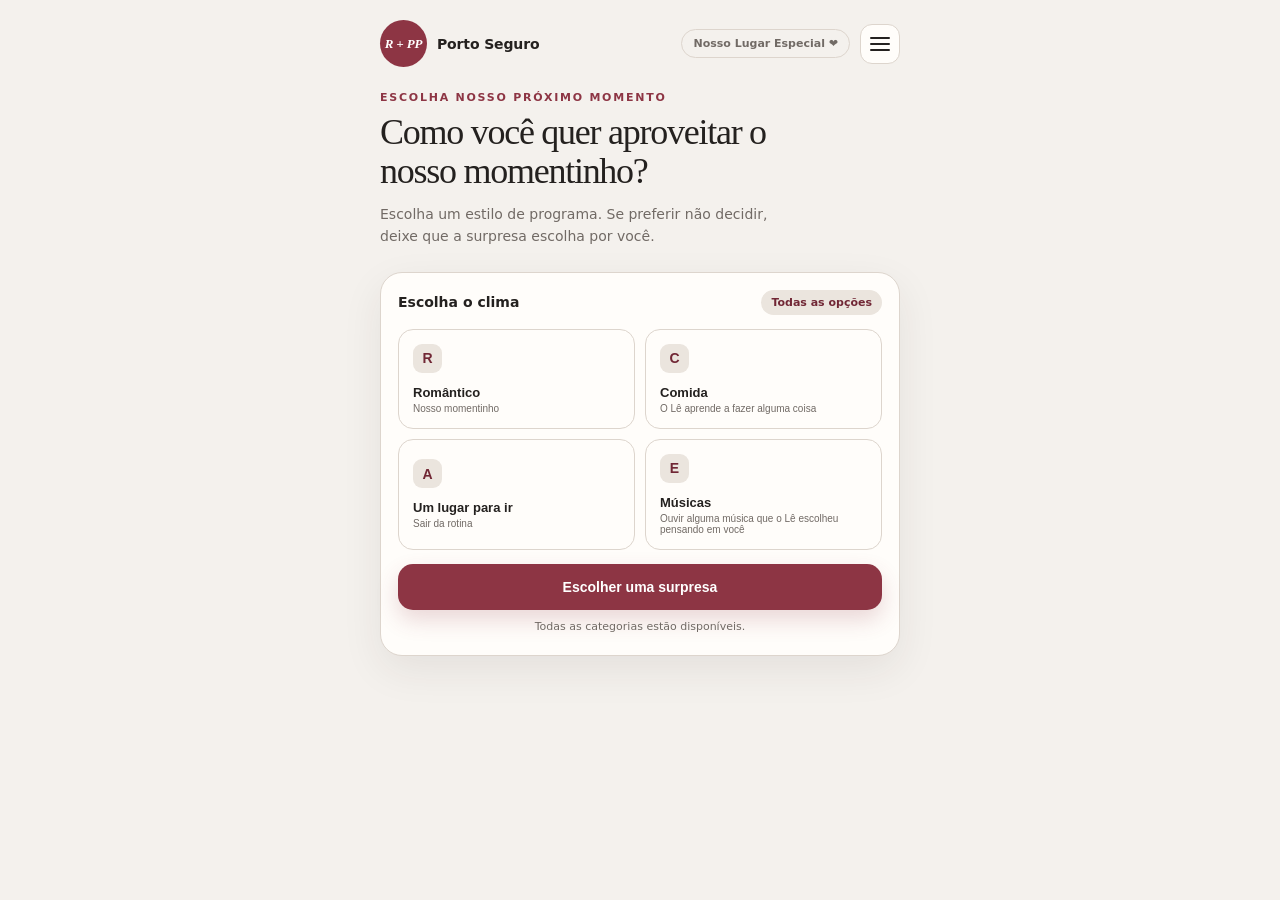
<file: index.html>
<!DOCTYPE html>
<html lang="pt-BR">
<head>
    <meta charset="UTF-8">
    <meta name="viewport" content="width=device-width, initial-scale=1.0">
    <meta name="theme-color" content="#8d3544">
    <meta name="theme-color" media="(prefers-color-scheme: dark)" content="#171514">
    <meta name="color-scheme" content="light dark">
    <meta http-equiv="Content-Security-Policy" content="default-src 'self'; script-src 'self' 'unsafe-inline'; style-src 'self' 'unsafe-inline'; img-src 'self' data:; connect-src 'self' https://leandromachado-tec.github.io;">

    <title>Porto Seguro | Nosso Lugar </title>

    <link rel="stylesheet" href="CSS/style.css">
</head>
<body>
    <main id="date-picker-app" class="date-app">
        <div class="shell">
            <header class="topbar">
                <div class="brand">
                    <span class="brand-mark" aria-hidden="true">R + PP</span>
                    <span>Porto Seguro</span>
                </div>

                <div class="topbar-actions">
                    <span class="step">Nosso Lugar Especial ❤️</span>
                    <button id="menu-btn" type="button" class="menu-btn" aria-label="Menu" aria-expanded="false" aria-controls="menu-panel">
                        <span class="menu-icon" aria-hidden="true"></span>
                    </button>
                </div>
            </header>

            <div id="menu-panel" class="menu-panel" role="menu" aria-label="Opções do menu" hidden>
                <div class="menu-backdrop" aria-hidden="true"></div>
                <div class="menu-content">
                    <div class="menu-header">
                        <span class="menu-title">Menu</span>
                        <button id="close-menu" type="button" class="menu-close" aria-label="Fechar menu"></button>
                    </div>
                    <div class="menu-items">
                        <button id="profile-photo-btn" type="button" class="menu-item" role="menuitem">
                            <span class="menu-item-icon" aria-hidden="true">📷</span>
                            <span>Adicionar foto de perfil</span>
                        </button>
                        <button id="default-photo-btn" type="button" class="menu-item" role="menuitem">
                            <span class="menu-item-icon" aria-hidden="true">✨</span>
                            <span>Usar foto padrão</span>
                        </button>
                        <a href="UTILS/historico.html" id="history-btn" class="menu-item" role="menuitem">
                            <span class="menu-item-icon" aria-hidden="true">📜</span>
                            <span>Histórico</span>
                        </a>
                        <a href="UTILS/Poemas.html" id="poems-btn" class="menu-item" role="menuitem">
                            <span class="menu-item-icon" aria-hidden="true">🌌</span>
                            <span>Poemas</span>
                        </a>
                        <a href="UTILS/Sobre.html" id="about-btn" class="menu-item" role="menuitem">
                            <span class="menu-item-icon" aria-hidden="true">🌹</span>
                            <span>Sobre</span>
                        </a>
                    </div>
                    <p class="menu-footer">Eu te amo, minha Rosa Azul ❤️</p>
                </div>
            </div>

            <section class="intro">
                <p class="eyebrow">Escolha nosso Próximo Momento</p>

                <h1>Como você quer aproveitar o nosso momentinho?</h1>

                <p class="intro-copy">
                    Escolha um estilo de programa. Se preferir não decidir,
                    deixe que a surpresa escolha por você.
                </p>
            </section>

            <section class="panel" aria-labelledby="category-title">
                <div class="panel-head">
                    <h2 id="category-title" class="panel-title">
                        Escolha o clima
                    </h2>

                    <span id="selected-label" class="selected-label">
                        Todas as opções
                    </span>
                </div>

                <div class="category-grid">
                    <button
                        type="button"
                        class="choice"
                        data-cat="Romântico"
                        aria-pressed="false"
                    >
                        <span class="choice-icon" aria-hidden="true">R</span>
                        <span class="choice-name">Romântico</span>
                        <span class="choice-note">Nosso momentinho</span>
                    </button>

                    <button
                        type="button"
                        class="choice"
                        data-cat="Comida"
                        aria-pressed="false"
                    >
                        <span class="choice-icon" aria-hidden="true">C</span>
                        <span class="choice-name">Comida</span>
                        <span class="choice-note">O Lê aprende a fazer alguma coisa</span>
                    </button>

                    <button
                        type="button"
                        class="choice"
                        data-cat="Um lugar para ir"
                        aria-pressed="false"
                    >
                        <span class="choice-icon" aria-hidden="true">A</span>
                        <span class="choice-name">Um lugar para ir</span>
                        <span class="choice-note">Sair da rotina</span>
                    </button>

                    <button
                        type="button"
                        class="choice"
                        data-cat="Músicas"
                        aria-pressed="false"
                    >
                        <span class="choice-icon" aria-hidden="true">E</span>
                        <span class="choice-name">Músicas</span>
                        <span class="choice-note">Ouvir alguma música que o Lê escolheu pensando em você</span>
                    </button>
                </div>

                <button id="surprise" type="button" class="primary">
                    Escolher uma surpresa
                </button>

                <p id="status" class="status" aria-live="polite"></p>
            </section>

            <section id="result" class="result" aria-live="polite">
                <div class="result-header">
                    <p class="result-kicker">Que tal esse(a) ?</p>
                    <button id="collapse-result" type="button" class="collapse-btn" aria-label="Recolher resultado" title="Recolher">
                        Fechar
                    </button>
                </div>

                <div class="result-main">
                    <div
                        id="result-icon"
                        class="result-icon"
                        aria-hidden="true"
                    ></div>

                    <div>
                        <h2 id="result-title"></h2>
                        <p id="result-description" class="description"></p>
                    </div>
                </div>

                <div class="meta">
                    <div class="meta-item">
                        <span class="meta-label">Duração</span>
                        <span id="result-time" class="meta-value"></span>
                    </div>

                    <div id="result-meta-right" class="meta-item">
                        <span id="result-cost-label" class="meta-label">Preço</span>
                        <span id="result-cost" class="meta-value"></span>
                        <a id="result-link" class="result-link" href="#" target="_blank" rel="noopener noreferrer" style="display: none;"></a>
                    </div>
                </div>

                <div id="result-actions" class="result-actions" style="display: none;">
                    <button id="mark-btn" type="button" class="mark-btn"></button>
                </div>

                <button id="again" type="button" class="again">
                    Quero ver outra opção
                </button>
            </section>
        </div>
    </main>

    <script src="JS/script.js"></script>
</body>
</html>
</file>
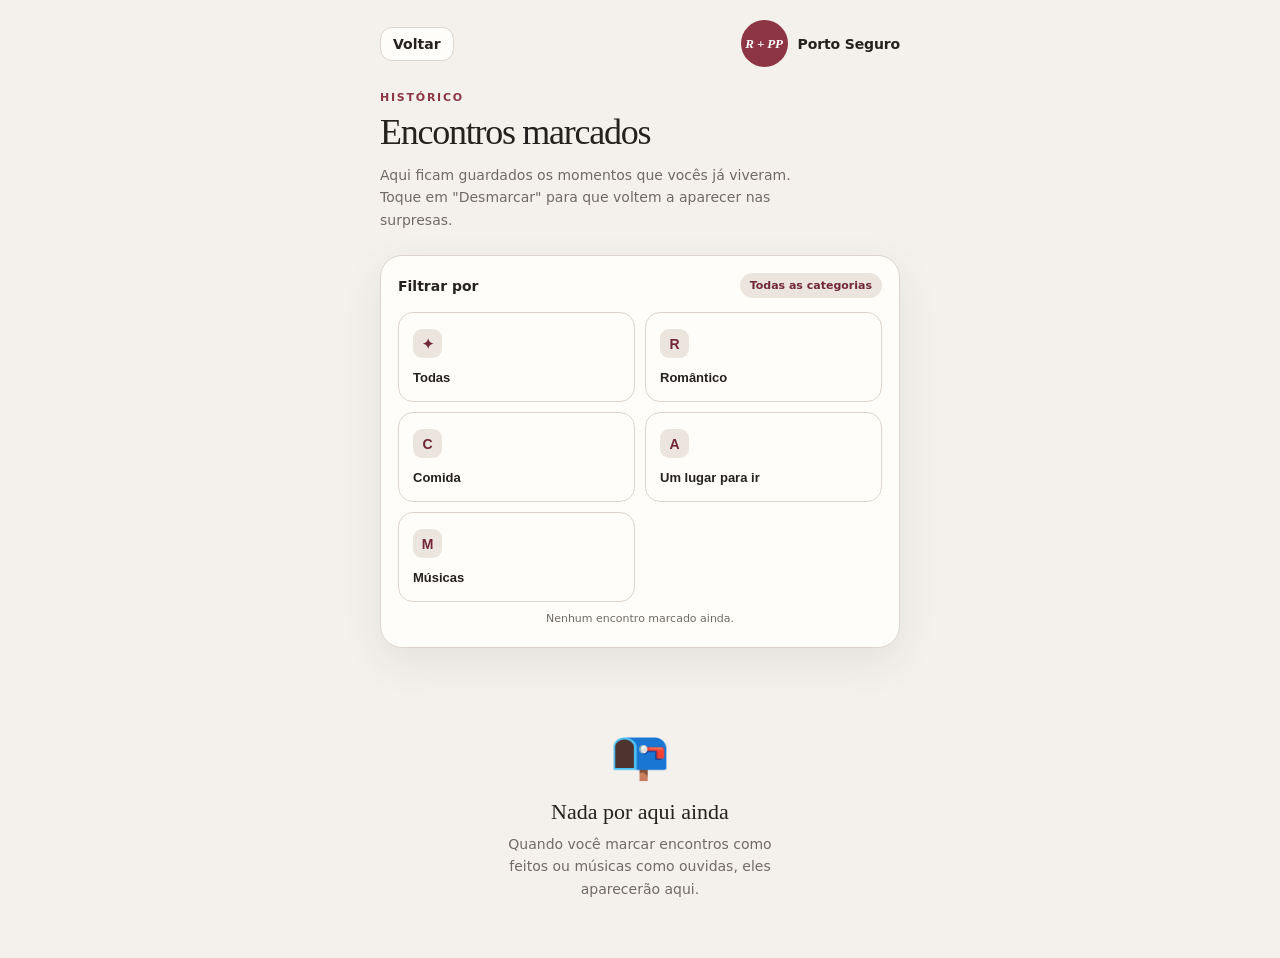
<file: historico.html>
<!DOCTYPE html>
<html lang="pt-BR">
<head>
    <meta charset="UTF-8">
    <meta name="viewport" content="width=device-width, initial-scale=1.0">
    <meta name="theme-color" content="#8d3544">
    <meta name="theme-color" media="(prefers-color-scheme: dark)" content="#171514">
    <meta name="color-scheme" content="light dark">
    <meta http-equiv="Content-Security-Policy" content="default-src 'self'; script-src 'self' 'unsafe-inline'; style-src 'self' 'unsafe-inline'; img-src 'self' data:;">

    <title>Porto Seguro | Histórico</title>

    <link rel="stylesheet" href="CSS/style.css">
    <link rel="stylesheet" href="CSS/historico.css">
</head>
<body>
    <main id="history-app" class="date-app">
        <div class="shell">
            <header class="topbar">
                <a href="index.html" class="back-btn" aria-label="Voltar">
                                <span class="back-text">Voltar</span>
                </a>
                <div class="brand">
                    <span class="brand-mark" aria-hidden="true">R + PP</span>
                    <span>Porto Seguro</span>
                </div>
            </header>

            <section class="intro">
                <p class="eyebrow">Histórico</p>
                <h1>Encontros marcados</h1>
                <p class="intro-copy">
                    Aqui ficam guardados os momentos que vocês já viveram.
                    Toque em "Desmarcar" para que voltem a aparecer nas surpresas.
                </p>
            </section>

            <section class="panel" aria-labelledby="history-category-title">
                <div class="panel-head">
                    <h2 id="history-category-title" class="panel-title">
                        Filtrar por
                    </h2>
                    <span id="history-selected-label" class="selected-label">
                        Todas as categorias
                    </span>
                </div>

                <div class="category-grid" id="history-category-grid">
                    <button
                        type="button"
                        class="choice"
                        data-cat="Todas"
                        aria-pressed="true"
                    >
                        <span class="choice-icon" aria-hidden="true">✦</span>
                        <span class="choice-name">Todas</span>
                    </button>
                    <button
                        type="button"
                        class="choice"
                        data-cat="Romântico"
                        aria-pressed="false"
                    >
                        <span class="choice-icon" aria-hidden="true">R</span>
                        <span class="choice-name">Romântico</span>
                    </button>
                    <button
                        type="button"
                        class="choice"
                        data-cat="Comida"
                        aria-pressed="false"
                    >
                        <span class="choice-icon" aria-hidden="true">C</span>
                        <span class="choice-name">Comida</span>
                    </button>
                    <button
                        type="button"
                        class="choice"
                        data-cat="Um lugar para ir"
                        aria-pressed="false"
                    >
                        <span class="choice-icon" aria-hidden="true">A</span>
                        <span class="choice-name">Um lugar para ir</span>
                    </button>
                    <button
                        type="button"
                        class="choice"
                        data-cat="Músicas"
                        aria-pressed="false"
                    >
                        <span class="choice-icon" aria-hidden="true">M</span>
                        <span class="choice-name">Músicas</span>
                    </button>
                </div>

                <p id="history-status" class="status" aria-live="polite"></p>
            </section>

            <section id="history-list" class="history-list" aria-live="polite">
                <!-- History items will be inserted here -->
            </section>

            <section id="history-empty" class="history-empty" hidden>
                <div class="empty-state">
                    <span class="empty-icon" aria-hidden="true">📭</span>
                    <h2>Nada por aqui ainda</h2>
                    <p>Quando você marcar encontros como feitos ou músicas como ouvidas, eles aparecerão aqui.</p>
                </div>
            </section>
        </div>
    </main>

    <script src="JS/historico.js"></script>
</body>
</html>
</file>
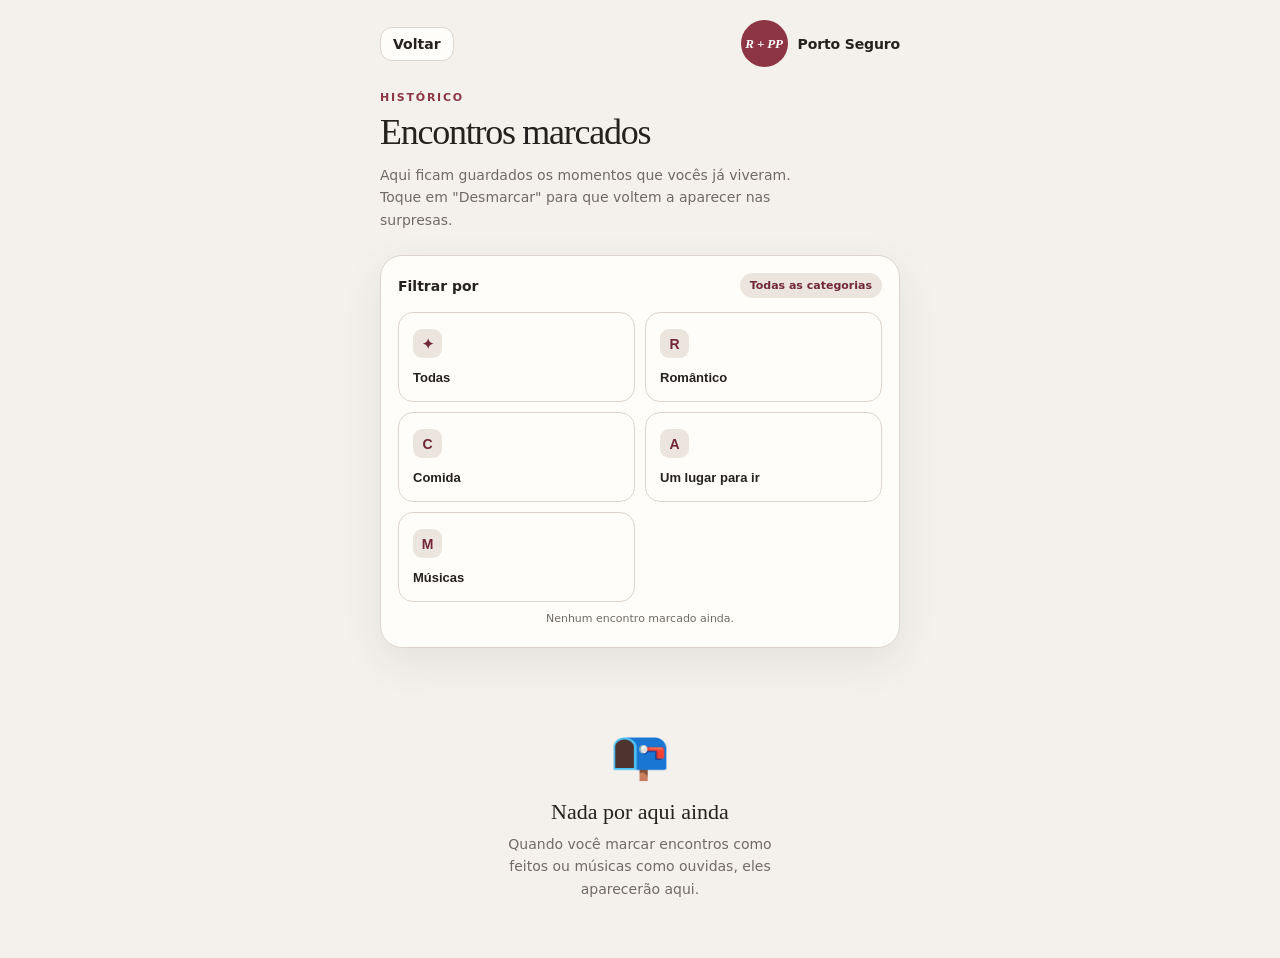
<file: UTILS/historico.html>
<!DOCTYPE html>
<html lang="pt-BR">
<head>
    <meta charset="UTF-8">
    <meta name="viewport" content="width=device-width, initial-scale=1.0">
    <meta name="theme-color" content="#8d3544">
    <meta name="theme-color" media="(prefers-color-scheme: dark)" content="#171514">
    <meta name="color-scheme" content="light dark">
    <meta http-equiv="Content-Security-Policy" content="default-src 'self'; script-src 'self' 'unsafe-inline'; style-src 'self' 'unsafe-inline'; img-src 'self' data:;">

    <title>Porto Seguro | Histórico</title>

    <link rel="stylesheet" href="../CSS/style.css">
    <link rel="stylesheet" href="../CSS/historico.css">
</head>
<body>
    <main id="history-app" class="date-app">
        <div class="shell">
            <header class="topbar">
                <a href="../index.html" class="back-btn" aria-label="Voltar para a página inicial">
                                <span class="back-text">Voltar</span>
                </a>
                <div class="brand">
                    <span class="brand-mark" aria-hidden="true">R + PP</span>
                    <span>Porto Seguro</span>
                </div>
            </header>

            <section class="intro">
                <p class="eyebrow">Histórico</p>
                <h1>Encontros marcados</h1>
                <p class="intro-copy">
                    Aqui ficam guardados os momentos que vocês já viveram.
                    Toque em "Desmarcar" para que voltem a aparecer nas surpresas.
                </p>
            </section>

            <section class="panel" aria-labelledby="history-category-title">
                <div class="panel-head">
                    <h2 id="history-category-title" class="panel-title">
                        Filtrar por
                    </h2>
                    <span id="history-selected-label" class="selected-label">
                        Todas as categorias
                    </span>
                </div>

                <div class="category-grid" id="history-category-grid">
                    <button
                        type="button"
                        class="choice"
                        data-cat="Todas"
                        aria-pressed="true"
                    >
                        <span class="choice-icon" aria-hidden="true">✦</span>
                        <span class="choice-name">Todas</span>
                    </button>
                    <button
                        type="button"
                        class="choice"
                        data-cat="Romântico"
                        aria-pressed="false"
                    >
                        <span class="choice-icon" aria-hidden="true">R</span>
                        <span class="choice-name">Romântico</span>
                    </button>
                    <button
                        type="button"
                        class="choice"
                        data-cat="Comida"
                        aria-pressed="false"
                    >
                        <span class="choice-icon" aria-hidden="true">C</span>
                        <span class="choice-name">Comida</span>
                    </button>
                    <button
                        type="button"
                        class="choice"
                        data-cat="Um lugar para ir"
                        aria-pressed="false"
                    >
                        <span class="choice-icon" aria-hidden="true">A</span>
                        <span class="choice-name">Um lugar para ir</span>
                    </button>
                    <button
                        type="button"
                        class="choice"
                        data-cat="Músicas"
                        aria-pressed="false"
                    >
                        <span class="choice-icon" aria-hidden="true">M</span>
                        <span class="choice-name">Músicas</span>
                    </button>
                </div>

                <p id="history-status" class="status" aria-live="polite"></p>
            </section>

            <section id="history-list" class="history-list" aria-live="polite">
                <!-- History items will be inserted here -->
            </section>

            <section id="history-empty" class="history-empty" hidden>
                <div class="empty-state">
                    <span class="empty-icon" aria-hidden="true">📭</span>
                    <h2>Nada por aqui ainda</h2>
                    <p>Quando você marcar encontros como feitos ou músicas como ouvidas, eles aparecerão aqui.</p>
                </div>
            </section>
        </div>
    </main>

    <script src="../JS/historico.js"></script>
</body>
</html>
</file>
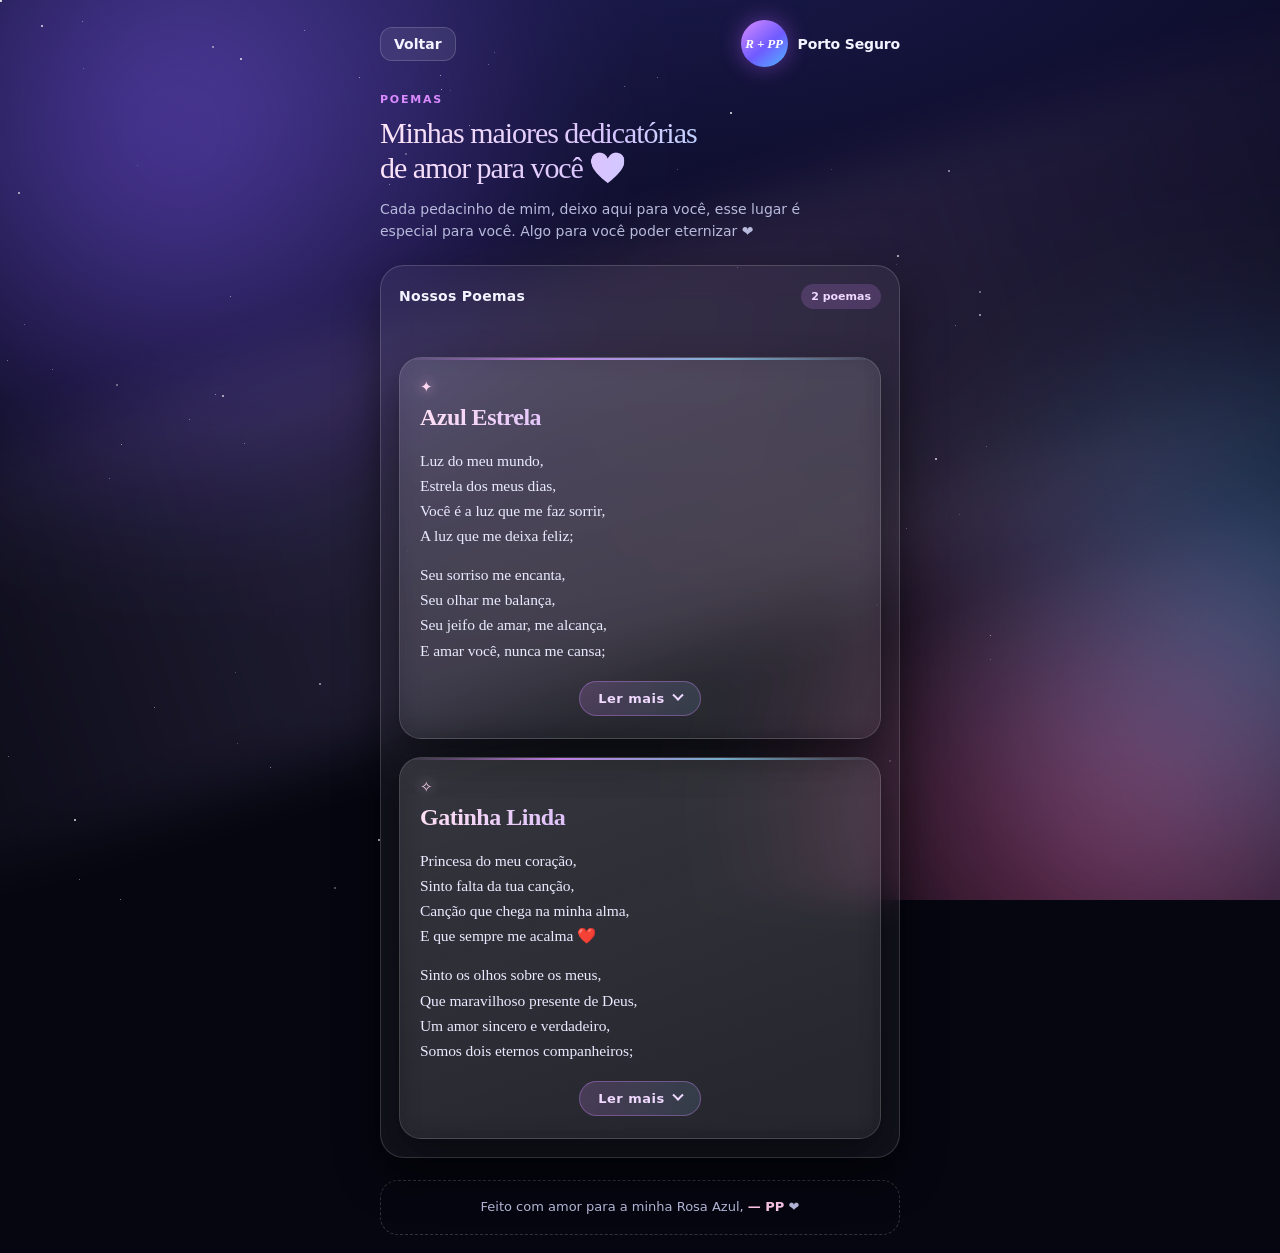
<file: UTILS/Poemas.html>
<!DOCTYPE html>
<html lang="pt-BR">
<head>
    <meta charset="UTF-8">
    <meta name="viewport" content="width=device-width, initial-scale=1.0">
    <meta name="theme-color" content="#05060f">
    <meta name="theme-color" media="(prefers-color-scheme: dark)" content="#05060f">
    <meta name="color-scheme" content="dark">
    <meta http-equiv="Content-Security-Policy" content="default-src 'self'; script-src 'self' 'unsafe-inline'; style-src 'self' 'unsafe-inline'; img-src 'self' data:; connect-src 'self' https://leandromachado-tec.github.io;">

    <title>Porto Seguro | Poemas</title>

    <link rel="stylesheet" href="../CSS/style.css">
    <link rel="stylesheet" href="../CSS/Poemas.css">
</head>
<body class="poemas-body">
    <div class="galaxy" aria-hidden="true">
        <div class="galaxy__banda"></div>
        <div class="galaxy__nebula galaxy__nebula--violeta"></div>
        <div class="galaxy__nebula galaxy__nebula--rosa"></div>
        <div class="galaxy__nebula galaxy__nebula--azul"></div>
        <div class="galaxy__stars galaxy__stars--far"></div>
        <div class="galaxy__stars galaxy__stars--near"></div>
        <div class="galaxy__shooting-star"></div>
    </div>

    <main id="poemas-app" class="date-app poemas-app">
        <div class="shell">
            <header class="topbar">
                <a href="../index.html" class="back-btn" aria-label="Voltar para a página inicial">
                    <span class="back-text">Voltar</span>
                </a>
                <div class="brand">
                    <span class="brand-mark" aria-hidden="true">R + PP</span>
                    <span>Porto Seguro</span>
                </div>
            </header>

            <section class="intro">
                <p class="eyebrow">Poemas</p>
                <h1>Minhas maiores dedicatórias de amor para você ❤️</h1>
                <p class="intro-copy">
                    Cada pedacinho de mim, deixo aqui para você, esse lugar é especial para você. Algo para você poder eternizar ❤️
                </p>
            </section>

            <section class="panel poemas-panel" aria-labelledby="poemas-titulo">
                <div class="panel-head">
                    <h2 id="poemas-titulo" class="panel-title">
                        Nossos Poemas
                    </h2>

                    <span id="poemas-contador" class="selected-label">
                        Carregando...
                    </span>
                </div>

                <p id="poemas-status" class="status" aria-live="polite">Carregando os poemas...</p>

                <div id="poemas-lista" class="poemas-lista"></div>
            </section>

            <footer class="poemas-footer">
                <p>
                    Feito com amor para a minha Rosa Azul, <strong>— PP</strong> ❤️
                </p>
            </footer>
        </div>
    </main>

    <noscript>
        <p style="padding: 18px; text-align: center; color: #f3f4ff;">
            Ative o JavaScript para ver os poemas.
        </p>
    </noscript>

    <script src="../JS/Poemas.js"></script>
</body>
</html>
</file>
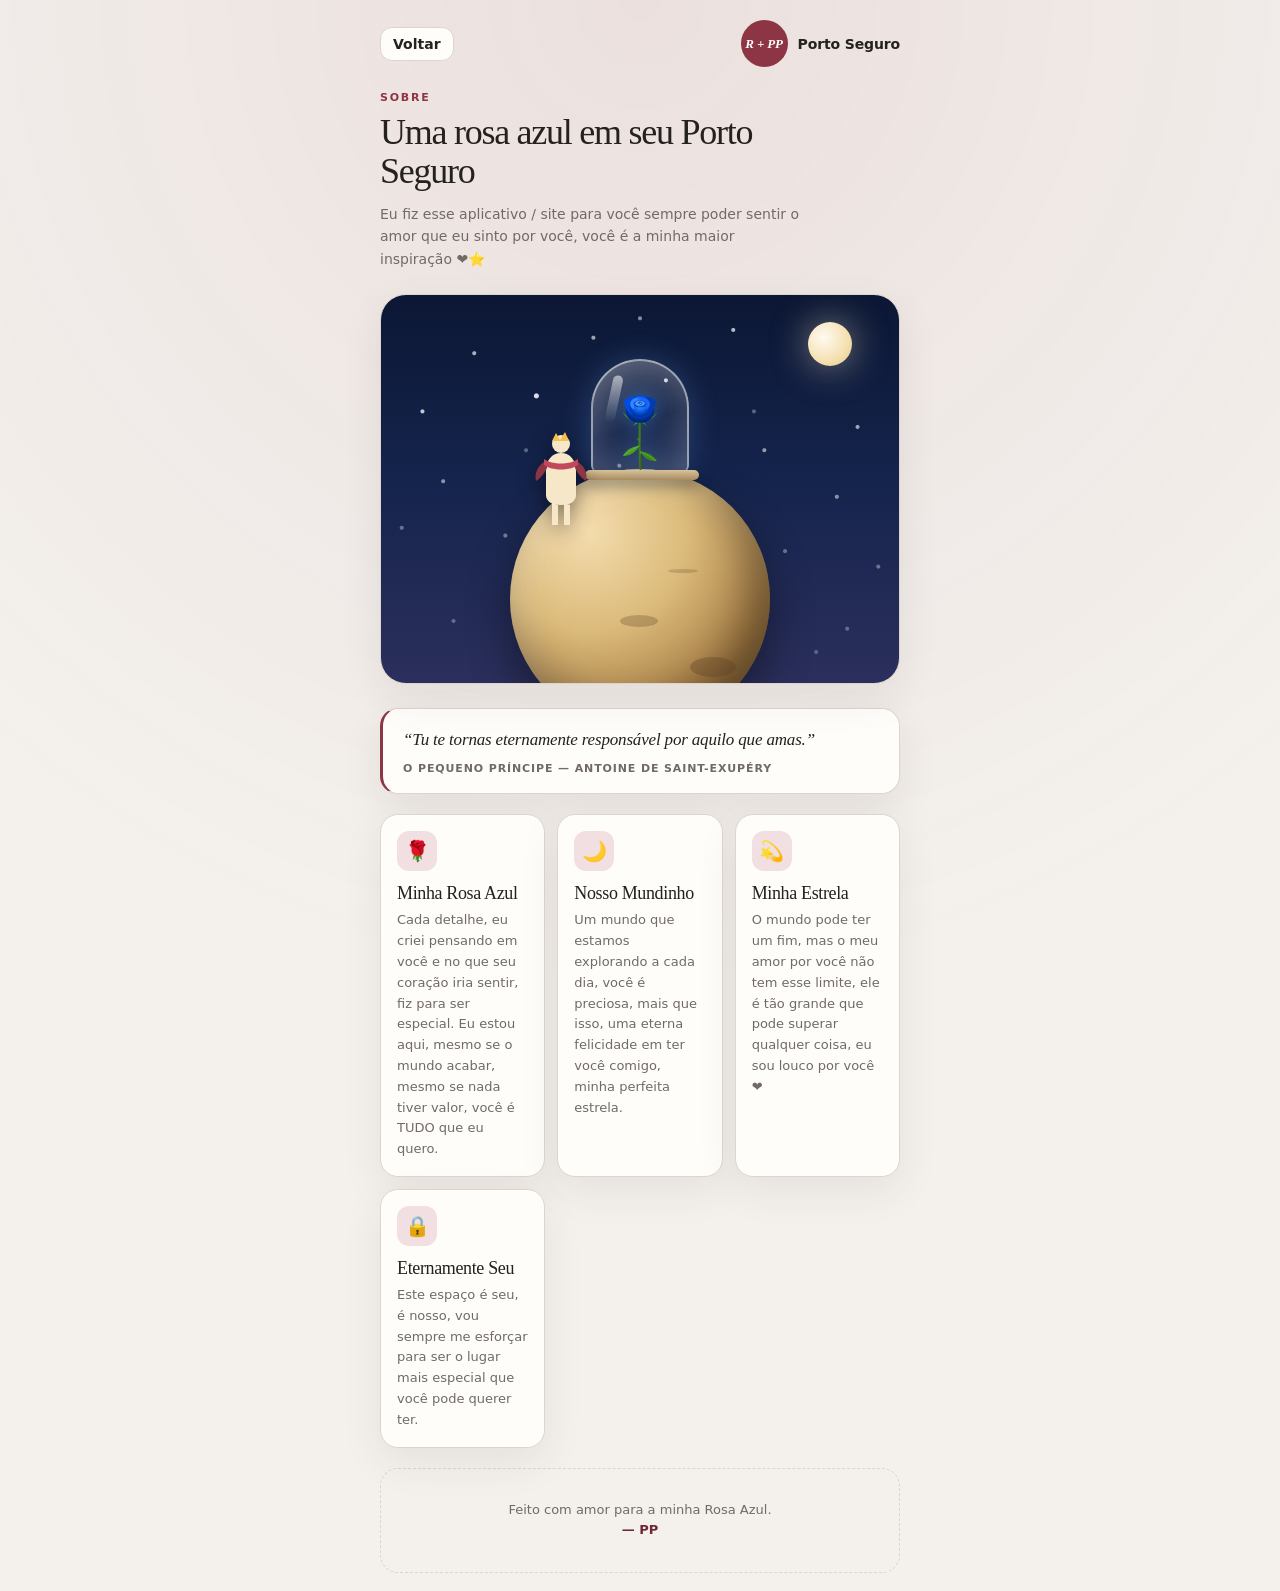
<file: UTILS/Sobre.html>
<!DOCTYPE html>
<html lang="pt-BR">
<head>
    <meta charset="UTF-8">
    <meta name="viewport" content="width=device-width, initial-scale=1.0">
    <meta name="theme-color" content="#8d3544">
    <meta name="theme-color" media="(prefers-color-scheme: dark)" content="#171514">
    <meta name="color-scheme" content="light dark">
    <meta http-equiv="Content-Security-Policy" content="default-src 'self'; script-src 'self' 'unsafe-inline'; style-src 'self' 'unsafe-inline'; img-src 'self' data:;">

    <title>Porto Seguro | Sobre</title>

    <link rel="stylesheet" href="../CSS/style.css">
    <link rel="stylesheet" href="../CSS/Sobre.css">
</head>
<body>
    <main id="sobre-app" class="date-app sobre-app">
        <div class="shell">
            <header class="topbar">
                <a href="../index.html" class="back-btn" aria-label="Voltar para a página inicial">
                    <span class="back-text">Voltar</span>
                </a>
                <div class="brand">
                    <span class="brand-mark" aria-hidden="true">R + PP</span>
                    <span>Porto Seguro</span>
                </div>
            </header>

            <section class="intro">
                <p class="eyebrow">Sobre</p>
                <h1>Uma rosa azul em seu Porto Seguro</h1>
                <p class="intro-copy">
                    Eu fiz esse aplicativo / site para você sempre poder sentir o amor que eu sinto por você, você é a minha maior inspiração ❤️⭐
                </p>
            </section>

            <section class="sobre-scene" role="img" aria-label="Cena do Pequeno Príncipe olhando para uma rosa azul sob uma cúpula de vidro, em um planeta pequeno sob um céu estrelado.">
                <div class="sobre-planet">
                    <div class="sobre-dome">
                        <svg class="sobre-rose" viewBox="0 0 120 150" xmlns="http://w3.org" aria-label="Rosa Azul">
                        <defs>
                            <!-- Gradientes da rosa azul -->
                            <radialGradient id="roseOuter" cx="50%" cy="35%" r="60%">
                            <stop offset="0%" stop-color="#1e6fff" />
                            <stop offset="65%" stop-color="#0044cc" />
                            <stop offset="100%" stop-color="#00267a" />
                            </radialGradient>
                            <radialGradient id="roseMid" cx="50%" cy="40%" r="55%">
                            <stop offset="0%" stop-color="#4da3ff" />
                            <stop offset="70%" stop-color="#0055e6" />
                            <stop offset="100%" stop-color="#003399" />
                            </radialGradient>
                            <radialGradient id="roseInner" cx="50%" cy="45%" r="50%">
                            <stop offset="0%" stop-color="#80bdff" />
                            <stop offset="75%" stop-color="#1a75ff" />
                            <stop offset="100%" stop-color="#0040b3" />
                            </radialGradient>
                            <linearGradient id="stemGrad" x1="0%" y1="0%" x2="100%" y2="0%">
                            <stop offset="0%" stop-color="#3b7a1e" />
                            <stop offset="50%" stop-color="#65b832" />
                            <stop offset="100%" stop-color="#2d5e16" />
                            </linearGradient>
                        </defs>

                        <!-- Caule -->
                        <path d="M60 66 Q58 105 61 146" stroke="url(#stemGrad)" stroke-width="4.5" stroke-linecap="round" fill="none" />

                        <!-- Espinhos pequenos -->
                        <path d="M59 95 L54 92 L59 99 Z" fill="#4c9624" />
                        <path d="M60 118 L65 115 L60 122 Z" fill="#4c9624" />

                        <!-- Folha esquerda -->
                        <g transform="translate(59, 106) rotate(-28)">
                            <path d="M0 0 Q-18 -8 -34 2 Q-18 12 0 0 Z" fill="#4a9923" />
                            <path d="M0 0 Q-17 -1 -32 2" stroke="#75cc47" stroke-width="1" fill="none" />
                        </g>

                        <!-- Folha direita -->
                        <g transform="translate(60, 116) rotate(26)">
                            <path d="M0 0 Q18 -8 34 2 Q18 12 0 0 Z" fill="#3f871c" />
                            <path d="M0 0 Q17 -1 32 2" stroke="#68bf3b" stroke-width="1" fill="none" />
                        </g>

                        <!-- Sépalas verdes na base do botão -->
                        <path d="M46 62 Q34 56 30 48 Q40 58 50 64 Z" fill="#4a9923" />
                        <path d="M74 62 Q86 56 90 48 Q80 58 70 64 Z" fill="#3f871c" />
                        <path d="M54 64 Q48 72 44 74 Q52 68 58 65 Z" fill="#59b02c" />
                        <path d="M66 64 Q72 72 76 74 Q68 68 62 65 Z" fill="#4a9923" />

                        <!-- Botão da Rosa (camadas de pétalas) -->
                        <!-- Pétalas externas -->
                        <path d="M36 36 C32 54, 44 66, 60 66 C76 66, 88 54, 84 36 C82 24, 72 18, 60 18 C48 18, 38 24, 36 36 Z" fill="url(#roseOuter)" />
                        <path d="M35 38 C28 30, 36 18, 50 22 C44 30, 42 42, 48 52 C38 48, 36 42, 35 38 Z" fill="#004de6" />
                        <path d="M85 38 C92 30, 84 18, 70 22 C76 30, 78 42, 72 52 C82 48, 84 42, 85 38 Z" fill="#003cb3" />

                        <!-- Pétalas médias -->
                        <path d="M42 35 C40 48, 50 56, 60 56 C70 56, 80 48, 78 35 C76 24, 68 20, 60 20 C52 20, 44 24, 42 35 Z" fill="url(#roseMid)" />
                        <path d="M43 32 C45 22, 58 19, 66 24 C56 26, 48 33, 50 43 C44 40, 42 36, 43 32 Z" fill="#3385ff" />
                        <path d="M77 32 C75 22, 62 19, 54 24 C64 26, 72 33, 70 43 C76 40, 78 36, 77 32 Z" fill="#1a66ff" />

                        <!-- Miolo espiralado da rosa -->
                        <path d="M49 33 C49 25, 71 25, 71 33 C71 41, 49 41, 49 33 Z" fill="url(#roseInner)" />
                        <path d="M53 32 C53 27, 67 27, 67 32 C67 37, 53 37, 53 32 Z" fill="#66b0ff" />
                        <path d="M56 32 C57 29, 64 29, 64 32 C63 35, 57 34, 58 31" stroke="#003399" stroke-width="1.6" stroke-linecap="round" fill="none" />
                        </svg>

                    </div>

                    <svg class="sobre-prince" viewBox="0 0 62 100" aria-hidden="true" focusable="false">
                        <g fill="#f6e7c8">
                            <circle cx="31" cy="15" r="9" />
                            <path d="M31 24 C40 24 46 31 46 42 L46 66 C46 72 41 76 31 76 C21 76 16 72 16 66 L16 42 C16 31 22 24 31 24 Z" />
                            <path d="M22 74 L22 96 L28 96 L28 76 Z" />
                            <path d="M34 74 L34 96 L40 96 L40 76 Z" />
                        </g>
                        <path d="M22 12 L26 4 L30 11 L35 3 L39 12 Z" fill="#f2c14e" />
                        <path d="M16 32 C8 36 4 44 6 52 C12 48 16 42 18 36 Z" fill="#8d3544" />
                        <path d="M46 32 C54 36 58 44 56 52 C50 48 46 42 44 36 Z" fill="#8d3544" />
                        <path d="M14 30 C22 36 40 36 48 30 L48 36 C40 42 22 42 14 36 Z" fill="#c04a5c" />
                    </svg>
                </div>
            </section>

            <section class="sobre-quote">
                <p>
                    “Tu te tornas eternamente responsável por aquilo que amas.”
                </p>
                <cite>O Pequeno Príncipe — Antoine de Saint-Exupéry</cite>
            </section>

            <section class="sobre-cards" aria-label="Sobre o projeto">
                <article class="sobre-card">
                    <span class="sobre-card-icon" aria-hidden="true">🌹</span>
                    <h2>Minha Rosa Azul</h2>
                    <p>
                        Cada detalhe, eu criei pensando em você e no que seu coração iria sentir, fiz para ser especial.
                        Eu estou aqui, mesmo se o mundo acabar, mesmo se nada tiver valor, você é TUDO que eu quero.
                    </p>
                </article>

                <article class="sobre-card">
                    <span class="sobre-card-icon" aria-hidden="true">🌙</span>
                    <h2>Nosso Mundinho</h2>
                    <p>
                        Um mundo que estamos explorando a cada dia, você é preciosa, mais que isso, uma eterna felicidade em ter você comigo, minha perfeita estrela.
                    </p>
                </article>

                <article class="sobre-card">
                    <span class="sobre-card-icon" aria-hidden="true">💫</span>
                    <h2>Minha Estrela</h2>
                    <p>
                        O mundo pode ter um fim, mas o meu amor por você não tem esse limite, ele é tão grande que pode superar qualquer coisa, eu sou louco por você ❤️
                    </p>
                </article>

                <article class="sobre-card">
                    <span class="sobre-card-icon" aria-hidden="true">🔒</span>
                    <h2>Eternamente Seu</h2>
                    <p>
                        Este espaço é seu, é nosso, vou sempre me esforçar para ser o lugar mais especial que você pode querer ter.
                    </p>
                </article>
            </section>

            <section class="sobre-signature">
                <p>
                    Feito com amor para a minha Rosa Azul.<br>
                    <strong>— PP</strong>
                </p>
            </section>
        </div>
    </main>
</body>
</html>
</file>
<file: CSS/style.css>
/* ==========================================================
   1. CORES E CONFIGURAÇÕES GERAIS
   ========================================================== */

:root {
    color-scheme: light dark;
    --bg: #f4f1ed;
    --surface: #fffdfa;
    --surface-2: #ebe5de;
    --text: #24211f;
    --muted: #716a65;
    --line: #ddd5cd;
    --accent: #8d3544;
    --accent-dark: #712735;
    --accent-soft: #f1dfe2;
    --shadow: 0 14px 40px rgba(52, 39, 35, 0.08);
}

* {
    box-sizing: border-box;
}

html {
    scroll-behavior: smooth;
}

body {
    min-width: 320px;
    margin: 0;
    background: var(--bg);
    color: var(--text);
    font-family: Inter, ui-sans-serif, system-ui, -apple-system,
        BlinkMacSystemFont, "Segoe UI", sans-serif;
}

/* ==========================================================
   2. ESTRUTURA PRINCIPAL
   ========================================================== */

.date-app {
    width: 100%;
    min-height: 100vh;
    padding: 18px;
}

.shell {
    width: 100%;
    max-width: 520px;
    margin: 0 auto;
}

/* ==========================================================
   3. CABEÇALHO
   ========================================================== */

.topbar {
    display: flex;
    align-items: center;
    justify-content: space-between;
    margin: 2px 0 24px;
}

.brand {
    display: flex;
    align-items: center;
    gap: 10px;
    font-size: 14px;
    font-weight: 750;
    letter-spacing: -0.01em;
}

.brand-mark {
    display: grid;
    width: 47px;
    height: 47px;
    place-items: center;
    border-radius: 50%;
    background: var(--accent);
    color: #ffffff;
    font-family: Georgia, serif;
    font-size: 13px;
    font-style: italic;
    overflow: hidden;
}

.topbar-actions {
    display: flex;
    align-items: center;
    gap: 10px;
}

.step {
    padding: 7px 11px;
    border: 1px solid var(--line);
    border-radius: 999px;
    color: var(--muted);
    font-size: 11px;
    font-weight: 700;
}

/* ==========================================================
   3.5. MENU HAMBÚRGUER
   ========================================================== */

.menu-btn {
    display: grid;
    width: 40px;
    height: 40px;
    place-items: center;
    border: 1px solid var(--line);
    border-radius: 12px;
    background: var(--surface);
    color: var(--text);
    cursor: pointer;
    transition: border-color 0.16s ease, background 0.16s ease;
}

.menu-btn:hover {
    border-color: #bfaeb0;
    background: #ffffff;
}

.menu-btn:active {
    transform: scale(0.97);
}

.menu-icon {
    position: relative;
    width: 20px;
    height: 2px;
    background: currentColor;
    border-radius: 2px;
    transition: background 0.16s ease;
}

.menu-icon::before,
.menu-icon::after {
    content: "";
    position: absolute;
    left: 0;
    width: 100%;
    height: 2px;
    background: currentColor;
    border-radius: 2px;
    transition: transform 0.2s ease, top 0.2s ease, bottom 0.2s ease;
}

.menu-icon::before {
    top: -6px;
}

.menu-icon::after {
    bottom: -6px;
}

.menu-btn[aria-expanded="true"] .menu-icon {
    background: transparent;
}

.menu-btn[aria-expanded="true"] .menu-icon::before {
    top: 0;
    transform: rotate(45deg);
}

.menu-btn[aria-expanded="true"] .menu-icon::after {
    bottom: 0;
    transform: rotate(-45deg);
}

.menu-panel {
    position: fixed;
    inset: 0;
    z-index: 1000;
    display: flex;
}

.menu-panel[hidden] {
    display: none;
}

.menu-backdrop {
    position: absolute;
    inset: 0;
    background: rgba(36, 24, 27, 0.42);
    backdrop-filter: blur(3px);
    -webkit-backdrop-filter: blur(3px);
    opacity: 0;
    animation: backdrop-in 0.24s ease forwards;
}

@keyframes backdrop-in {
    to {
        opacity: 1;
    }
}

.menu-content {
    position: relative;
    display: flex;
    flex-direction: column;
    margin: auto 0 auto auto;
    width: 300px;
    max-width: 85vw;
    max-height: 88vh;
    border: 1px solid var(--line);
    border-right: 0;
    border-radius: 24px 0 0 24px;
    background: var(--surface);
    box-shadow: -18px 0 48px rgba(52, 39, 35, 0.16);
    overflow: hidden;
    animation: menu-in 0.32s cubic-bezier(0.22, 1, 0.36, 1);
}

@keyframes menu-in {
    from {
        opacity: 0;
        transform: translateX(100%);
    }
    to {
        opacity: 1;
        transform: translateX(0);
    }
}

.menu-header {
    position: relative;
    display: flex;
    align-items: center;
    justify-content: space-between;
    padding: 18px 18px 16px;
    border-bottom: 1px solid var(--line);
    background: linear-gradient(135deg, var(--accent-soft), transparent 70%);
}

.menu-header::after {
    content: "";
    position: absolute;
    left: 18px;
    bottom: -1px;
    width: 42px;
    height: 2px;
    border-radius: 2px;
    background: var(--accent);
}

.menu-title {
    display: flex;
    flex-direction: column;
    gap: 2px;
    font-size: 17px;
    font-weight: 800;
    letter-spacing: -0.01em;
}

.menu-title::after {
    content: "Porto Seguro";
    color: var(--muted);
    font-size: 11px;
    font-weight: 600;
    letter-spacing: 0.02em;
}

.menu-close {
    position: relative;
    width: 36px;
    height: 36px;
    flex: 0 0 auto;
    border: 1px solid var(--line);
    border-radius: 50%;
    background: var(--surface);
    color: var(--text);
    cursor: pointer;
    display: grid;
    place-items: center;
    transition: border-color 0.16s ease, background 0.16s ease,
        transform 0.16s ease;
}

.menu-close:hover {
    border-color: var(--accent);
    background: var(--accent-soft);
    transform: rotate(90deg);
}

.menu-close::before,
.menu-close::after {
    content: "";
    position: absolute;
    width: 14px;
    height: 2px;
    background: currentColor;
    border-radius: 2px;
}

.menu-close::before {
    transform: rotate(45deg);
}

.menu-close::after {
    transform: rotate(-45deg);
}

.menu-items {
    display: flex;
    flex-direction: column;
    gap: 4px;
    padding: 12px;
    overflow-y: auto;
}

.menu-item {
    display: flex;
    align-items: center;
    gap: 14px;
    width: 100%;
    padding: 12px 14px;
    border: 1px solid transparent;
    border-radius: 14px;
    background: transparent;
    color: var(--text);
    font-size: 14px;
    font-weight: 600;
    text-align: left;
    text-decoration: none;
    cursor: pointer;
    transition: background 0.18s ease, border-color 0.18s ease,
        transform 0.18s ease;
}

.menu-item:hover {
    border-color: var(--line);
    background: var(--bg);
    transform: translateX(3px);
}

.menu-item:active {
    background: var(--surface-2);
    transform: translateX(1px);
}

.menu-item-icon {
    display: grid;
    width: 38px;
    height: 38px;
    flex: 0 0 auto;
    place-items: center;
    border-radius: 12px;
    background: var(--accent-soft);
    font-size: 18px;
    transition: transform 0.18s ease;
}

.menu-item:hover .menu-item-icon {
    transform: scale(1.08);
}

.menu-footer {
    margin-top: auto;
    padding: 14px 18px;
    border-top: 1px solid var(--line);
    color: var(--muted);
    font-size: 11px;
    font-weight: 600;
    text-align: center;
    letter-spacing: 0.02em;
}

/* ==========================================================
   4. APRESENTAÇÃO
   ========================================================== */

.intro {
    margin-bottom: 24px;
}

.eyebrow {
    margin: 0 0 9px;
    color: var(--accent);
    font-size: 11px;
    font-weight: 800;
    letter-spacing: 0.16em;
    text-transform: uppercase;
}

h1 {
    max-width: 430px;
    margin: 0;
    font-family: Georgia, "Times New Roman", serif;
    font-size: 36px;
    font-weight: 500;
    line-height: 1.08;
    letter-spacing: -0.035em;
}

.intro-copy {
    max-width: 420px;
    margin: 12px 0 0;
    color: var(--muted);
    font-size: 14px;
    line-height: 1.6;
}

/* ==========================================================
   5. PAINEL DE CATEGORIAS
   ========================================================== */

.panel {
    padding: 17px;
    border: 1px solid var(--line);
    border-radius: 22px;
    background: var(--surface);
    box-shadow: var(--shadow);
}

.panel-head {
    display: flex;
    align-items: center;
    justify-content: space-between;
    gap: 12px;
    margin-bottom: 14px;
}

.panel-title {
    margin: 0;
    font-size: 14px;
    font-weight: 800;
}

.selected-label {
    max-width: 150px;
    overflow: hidden;
    padding: 6px 10px;
    border-radius: 999px;
    background: var(--surface-2);
    color: var(--accent-dark);
    font-size: 11px;
    font-weight: 750;
    text-overflow: ellipsis;
    white-space: nowrap;
}

.category-grid {
    display: grid;
    grid-template-columns: repeat(2, minmax(0, 1fr));
    gap: 10px;
}

/* ==========================================================
   6. BOTÕES DE CATEGORIA
   ========================================================== */

.choice {
    position: relative;
    min-height: 90px;
    padding: 14px;
    border: 1px solid var(--line);
    border-radius: 15px;
    background: transparent;
    color: var(--text);
    text-align: left;
    cursor: pointer;
    transition:
        border-color 0.16s ease,
        background 0.16s ease,
        transform 0.16s ease,
        box-shadow 0.16s ease;
}

.choice:hover {
    border-color: #bfaeb0;
    background: #ffffff;
}

.choice:active {
    transform: scale(0.98);
}

.choice.active {
    border-color: var(--accent);
    background: var(--accent-soft);
    box-shadow: inset 0 0 0 1px var(--accent);
}

.choice-icon {
    display: grid;
    width: 29px;
    height: 29px;
    margin-bottom: 12px;
    place-items: center;
    border-radius: 9px;
    background: var(--surface-2);
    color: var(--accent-dark);
    font-size: 14px;
    font-weight: 800;
}

.choice.active .choice-icon {
    background: var(--accent);
    color: #ffffff;
}

.choice-name {
    display: block;
    font-size: 13px;
    font-weight: 800;
}

.choice-note {
    display: block;
    margin-top: 3px;
    color: var(--muted);
    font-size: 10px;
}

/* ==========================================================
   7. BOTÕES DE AÇÃO
   ========================================================== */

.primary {
    width: 100%;
    margin-top: 14px;
    padding: 15px 18px;
    border: 0;
    border-radius: 15px;
    background: var(--accent);
    color: #ffffff;
    font-size: 14px;
    font-weight: 800;
    cursor: pointer;
    box-shadow: 0 10px 22px rgba(141, 53, 68, 0.19);
    transition: background 0.16s ease, transform 0.16s ease;
}

.primary:hover {
    background: var(--accent-dark);
}

.primary:active {
    transform: scale(0.985);
}

button:focus-visible {
    outline: 3px solid rgba(141, 53, 68, 0.25);
    outline-offset: 3px;
}

.status {
    min-height: 18px;
    margin: 10px 0 0;
    color: var(--muted);
    font-size: 11px;
    text-align: center;
}

/* ==========================================================
   8. RESULTADO DO SORTEIO
   ========================================================== */

.result {
    display: none;
    margin-top: 14px;
    padding: 20px;
    border: 1px solid var(--line);
    border-radius: 22px;
    background: var(--surface);
    box-shadow: var(--shadow);
}

.result.show {
    display: block;
    animation: result-in 0.28s ease-out;
}

.result-header {
    display: flex;
    align-items: center;
    justify-content: space-between;
    margin-bottom: 14px;
}

.result-kicker {
    margin: 0;
    color: var(--accent);
    font-size: 10px;
    font-weight: 850;
    letter-spacing: 0.15em;
    text-transform: uppercase;
}

.collapse-btn {
    display: inline-flex;
    align-items: center;
    justify-content: center;
    padding: 8px 14px;
    border: 1px solid var(--line);
    border-radius: 10px;
    background: transparent;
    color: var(--text);
    font-size: 12px;
    font-weight: 700;
    cursor: pointer;
    transition: border-color 0.16s ease, background 0.16s ease, transform 0.16s ease;
}

.collapse-btn:hover {
    border-color: #bfaeb0;
    background: var(--bg);
}

.collapse-btn:active {
    transform: scale(0.95);
}

.result-main {
    display: flex;
    align-items: flex-start;
    gap: 14px;
}

.result-icon {
    display: grid;
    flex: 0 0 46px;
    width: 46px;
    height: 46px;
    place-items: center;
    border-radius: 14px;
    background: var(--accent-soft);
    font-size: 23px;
}

.result h2 {
    margin: 0;
    font-family: Georgia, "Times New Roman", serif;
    font-size: 25px;
    font-weight: 500;
    line-height: 1.15;
    letter-spacing: -0.02em;
}

.description {
    margin: 8px 0 0;
    color: var(--muted);
    font-size: 13px;
    line-height: 1.6;
}

.meta {
    display: grid;
    grid-template-columns: 1fr 1fr;
    gap: 9px;
    margin-top: 18px;
    padding-top: 15px;
    border-top: 1px solid var(--line);
}

.meta-item {
    padding: 10px 11px;
    border-radius: 12px;
    background: var(--bg);
}

.meta-label {
    display: block;
    margin-bottom: 3px;
    color: var(--muted);
    font-size: 9px;
    font-weight: 750;
    letter-spacing: 0.1em;
    text-transform: uppercase;
}

.meta-value {
    font-size: 12px;
    font-weight: 800;
}

.result-link {
    display: inline-flex;
    align-items: center;
    gap: 8px;
    width: 100%;
    justify-content: center;
    padding: 12px 16px;
    border: 1px solid var(--accent);
    border-radius: 12px;
    background: var(--accent-soft);
    color: var(--accent-dark);
    font-size: 13px;
    font-weight: 700;
    text-decoration: none;
    transition: background 0.16s ease, border-color 0.16s ease, transform 0.16s ease;
}

.result-link:hover {
    background: var(--accent);
    color: #ffffff;
    border-color: var(--accent-dark);
    transform: translateY(-1px);
}

.result-link:active {
    transform: translateY(0);
}

.again {
    width: 100%;
    margin-top: 13px;
    padding: 12px;
    border: 1px solid var(--line);
    border-radius: 13px;
    background: transparent;
    color: var(--text);
    font-size: 12px;
    font-weight: 800;
    cursor: pointer;
}

.again:hover {
    background: var(--bg);
}

/* ==========================================================
   8.5. BOTÃO MARCAR
   ========================================================== */

.result-actions {
    margin-top: 14px;
    padding-top: 14px;
    border-top: 1px solid var(--line);
}

.mark-btn {
    width: 100%;
    padding: 14px 18px;
    border: 1px solid var(--accent);
    border-radius: 13px;
    background: var(--accent-soft);
    color: var(--accent-dark);
    font-size: 13px;
    font-weight: 800;
    cursor: pointer;
    transition: background 0.16s ease, border-color 0.16s ease, color 0.16s ease, transform 0.16s ease;
}

.mark-btn:hover {
    background: var(--accent);
    color: #ffffff;
    border-color: var(--accent-dark);
    transform: translateY(-1px);
}

.mark-btn:active {
    transform: translateY(0);
}

.mark-btn.marked {
    background: var(--surface-2);
    border-color: var(--line);
    color: var(--muted);
}

.mark-btn.marked:hover {
    background: var(--bg);
    border-color: #bfaeb0;
    color: var(--text);
}

@keyframes result-in {
    from {
        opacity: 0;
        transform: translateY(8px);
    }

    to {
        opacity: 1;
        transform: translateY(0);
    }
}

/* ==========================================================
   9. AJUSTES PARA TELAS PEQUENAS
   ========================================================== */

@media (max-width: 380px) {
    .date-app {
        padding: 14px;
    }

    h1 {
        font-size: 31px;
    }

    .panel {
        padding: 14px;
    }

    .choice {
        min-height: 100px;
        padding: 12px;
    }
}

@media (max-width: 480px) {
    .choice {
        min-height: 100px;
        padding: 14px;
    }

    .choice-name {
        font-size: 12px;
        line-height: 1.3;
    }

    .choice-note {
        font-size: 9px;
        line-height: 1.3;
    }
}

/* ==========================================================
   10. MENU RESPONSIVO (MOBILE)
   ========================================================== */

@media (max-width: 480px) {
    .menu-content {
        width: 100%;
        max-width: 100%;
        max-height: 100%;
        border: 0;
        border-radius: 0;
        margin: 0;
        animation: menu-in-mobile 0.32s cubic-bezier(0.22, 1, 0.36, 1);
    }

    @keyframes menu-in-mobile {
        from {
            opacity: 0;
            transform: translateX(100%);
        }
        to {
            opacity: 1;
            transform: translateX(0);
        }
    }

    .menu-header {
        padding: 16px 16px 14px;
    }

    .menu-title {
        font-size: 18px;
    }

    .menu-close {
        width: 40px;
        height: 40px;
    }

    .menu-item {
        padding: 16px 14px;
        font-size: 16px;
    }

    .menu-item-icon {
        width: 42px;
        height: 42px;
        font-size: 20px;
    }
}

/* Landscape mobile - keep side panel but smaller */
@media (max-width: 600px) and (orientation: landscape) {
    .menu-content {
        width: 240px;
        max-width: 50vw;
        border-radius: 22px 0 0 22px;
        margin: auto 0 auto auto;
        animation: menu-in 0.25s ease-out;
    }
}

/* ==========================================================
   10. MODO ESCURO AUTOMÁTICO
   ========================================================== */

@media (prefers-color-scheme: dark) {
    :root {
        color-scheme: dark;
        --bg: #171514;
        --surface: #211e1d;
        --surface-2: #312c2a;
        --text: #f3efeb;
        --muted: #b9afaa;
        --line: #403a37;
        --accent: #c56d7c;
        --accent-dark: #dd8795;
        --accent-soft: #43282e;
        --shadow: 0 16px 44px rgba(0, 0, 0, 0.24);
    }

    .choice:hover {
        border-color: #746661;
        background: #282321;
    }

    .primary {
        color: #211518;
    }

    .menu-btn,
    .menu-close {
        border-color: #5a524e;
        background: #2b2725;
        color: #f3efeb;
    }

    .menu-btn:hover {
        border-color: #746661;
        background: #282321;
    }

    .menu-close:hover {
        border-color: #746661;
        background: #282321;
    }

    .collapse-btn:hover {
        border-color: #746661;
        background: #282321;
    }

    .menu-item:hover {
        background: #282321;
    }

    .menu-item:active {
        background: #312c2a;
    }

    .collapse-btn:hover {
        border-color: #746661;
        background: #282321;
    }

    .collapse-btn:active {
        background: #312c2a;
    }

    .result-link:hover {
        background: var(--accent);
        color: #ffffff;
        border-color: var(--accent-dark);
    }

    .result-link:active {
        transform: translateY(0);
    }

    .mark-btn:hover {
        background: var(--accent);
        color: #ffffff;
        border-color: var(--accent-dark);
    }

    .mark-btn:active {
        transform: translateY(0);
    }

    .mark-btn.marked {
        background: var(--surface-2);
        border-color: var(--line);
        color: var(--muted);
    }

    .mark-btn.marked:hover {
        background: var(--bg);
        border-color: #746661;
        color: var(--text);
    }
}
</file>
<file: CSS/historico.css>
/* ==========================================================
   HISTÓRICO - ESTILOS ESPECÍFICOS
   ========================================================== */

/* Botão voltar */
.back-btn {
    display: inline-flex;
    align-items: center;
    gap: 8px;
    padding: 8px 12px;
    border: 1px solid var(--line);
    border-radius: 12px;
    background: var(--surface);
    color: var(--text);
    font-size: 14px;
    font-weight: 600;
    text-decoration: none;
    transition: border-color 0.16s ease, background 0.16s ease, transform 0.16s ease;
}

.back-btn:hover {
    border-color: #bfaeb0;
    background: #ffffff;
}

.back-btn:active {
    transform: scale(0.97);
}

.back-icon {
    position: relative;
    width: 16px;
    height: 2px;
    background: var(--text);
    border-radius: 2px;
    flex-shrink: 0;
}

.back-icon::before,
.back-icon::after {
    content: "";
    position: absolute;
    height: 2px;
    background: var(--text);
    border-radius: 2px;
}

.back-icon::before {
    width: 12px;
    left: 4px;
    top: -5px;
    transform: rotate(-45deg);
    transform-origin: left center;
}

.back-icon::after {
    width: 12px;
    left: 4px;
    bottom: -5px;
    transform: rotate(45deg);
    transform-origin: left center;
}

.back-text {
    display: inline-block;
}

/* Lista de histórico */
.history-list {
    display: flex;
    flex-direction: column;
    gap: 12px;
    margin-top: 14px;
}

.history-item {
    padding: 16px;
    border: 1px solid var(--line);
    border-radius: 18px;
    background: var(--surface);
    box-shadow: var(--shadow);
    animation: history-in 0.3s ease-out;
}

@keyframes history-in {
    from {
        opacity: 0;
        transform: translateY(10px);
    }
    to {
        opacity: 1;
        transform: translateY(0);
    }
}

.history-item-header {
    display: flex;
    align-items: flex-start;
    gap: 12px;
    margin-bottom: 10px;
}

.history-item-icon {
    display: grid;
    flex: 0 0 44px;
    width: 44px;
    height: 44px;
    place-items: center;
    border-radius: 12px;
    background: var(--accent-soft);
    font-size: 22px;
}

.history-item-content {
    flex: 1;
    min-width: 0;
}

.history-item-title {
    margin: 0 0 4px;
    font-family: Georgia, "Times New Roman", serif;
    font-size: 20px;
    font-weight: 500;
    line-height: 1.2;
    letter-spacing: -0.02em;
}

.history-item-category {
    display: inline-flex;
    align-items: center;
    gap: 6px;
    padding: 3px 8px;
    border-radius: 999px;
    background: var(--surface-2);
    color: var(--accent-dark);
    font-size: 10px;
    font-weight: 750;
    text-transform: uppercase;
    letter-spacing: 0.08em;
}

.history-item-meta {
    display: flex;
    flex-wrap: wrap;
    gap: 12px;
    margin-bottom: 12px;
    padding-top: 10px;
    border-top: 1px solid var(--line);
}

.history-item-meta-item {
    display: flex;
    align-items: center;
    gap: 6px;
    color: var(--muted);
    font-size: 12px;
}

.history-item-meta-label {
    font-weight: 700;
    text-transform: uppercase;
    letter-spacing: 0.06em;
    font-size: 10px;
}

.history-item-meta-value {
    font-weight: 500;
}

.history-item-link {
    display: inline-flex;
    align-items: center;
    gap: 6px;
    padding: 8px 12px;
    border: 1px solid var(--accent);
    border-radius: 10px;
    background: var(--accent-soft);
    color: var(--accent-dark);
    font-size: 12px;
    font-weight: 700;
    text-decoration: none;
    transition: background 0.16s ease, border-color 0.16s ease, color 0.16s ease;
}

.history-item-link:hover {
    background: var(--accent);
    color: #ffffff;
    border-color: var(--accent-dark);
}

.history-item-actions {
    display: flex;
    justify-content: flex-end;
    padding-top: 8px;
}

.history-unmark-btn {
    display: inline-flex;
    align-items: center;
    gap: 8px;
    padding: 10px 16px;
    border: 1px solid var(--line);
    border-radius: 10px;
    background: transparent;
    color: var(--text);
    font-size: 12px;
    font-weight: 700;
    cursor: pointer;
    transition: background 0.16s ease, border-color 0.16s ease, color 0.16s ease;
}

.history-unmark-btn:hover {
    background: var(--bg);
    border-color: #bfaeb0;
}

.history-unmark-btn:active {
    background: var(--surface-2);
}

/* Estado vazio */
.history-empty {
    margin-top: 24px;
    padding: 40px 20px;
    text-align: center;
}

.empty-state {
    max-width: 300px;
    margin: 0 auto;
}

.empty-icon {
    display: block;
    font-size: 48px;
    margin-bottom: 16px;
}

.empty-state h2 {
    margin: 0 0 8px;
    font-family: Georgia, "Times New Roman", serif;
    font-size: 22px;
    font-weight: 500;
}

.empty-state p {
    margin: 0;
    color: var(--muted);
    font-size: 14px;
    line-height: 1.6;
}

/* Responsivo */
@media (max-width: 380px) {
    .history-item {
        padding: 14px;
    }

    .history-item-title {
        font-size: 18px;
    }

    .history-item-meta {
        flex-direction: column;
        gap: 6px;
    }
}

/* Dark mode */
@media (prefers-color-scheme: dark) {
    .back-btn:hover {
        border-color: #746661;
        background: #282321;
    }

    .history-unmark-btn:hover {
        background: #282321;
        border-color: #746661;
    }

    .history-unmark-btn:active {
        background: #312c2a;
    }
}
</file>
<file: CSS/Poemas.css>
/* ==========================================================
   POEMAS - ESTILOS ESPECÍFICOS
   ========================================================== */

/* ---------- Paleta galáctica (sobrescreve as variáveis base) ---------- */

.poemas-body {
    --bg: #05060f;
    --surface: rgba(255, 255, 255, 0.07);
    --surface-2: rgba(255, 255, 255, 0.13);
    --text: #f3f4ff;
    --muted: #b7badb;
    --line: rgba(255, 255, 255, 0.16);
    --accent: #d98bff;
    --accent-dark: #b45cff;
    --accent-soft: rgba(217, 139, 255, 0.16);
    --shadow: 0 18px 45px rgba(0, 0, 0, 0.45);

    min-height: 100vh;
    overflow-x: hidden;
    background: #05060f;
    color: var(--text);
}

/* ---------- Fundo de galáxia ---------- */

.galaxy {
    position: fixed;
    inset: 0;
    z-index: 0;
    overflow: hidden;
    pointer-events: none;
    background:
        radial-gradient(ellipse 130% 85% at 50% -12%, #1d1c52 0%, #0c0c28 46%, #05060f 100%);
}

.galaxy__banda {
    position: absolute;
    top: 50%;
    left: -25%;
    width: 150%;
    height: 44%;
    transform: translateY(-50%) rotate(-18deg);
    background: linear-gradient(
        90deg,
        rgba(255, 255, 255, 0) 0%,
        rgba(190, 160, 255, 0.16) 32%,
        rgba(255, 190, 230, 0.15) 55%,
        rgba(255, 255, 255, 0) 100%
    );
    filter: blur(30px);
    opacity: 0.85;
}

.galaxy__nebula {
    position: absolute;
    border-radius: 50%;
    filter: blur(62px);
    mix-blend-mode: screen;
}

.galaxy__nebula--violeta {
    top: -26vmax;
    left: -22vmax;
    width: 72vmax;
    height: 72vmax;
    background: radial-gradient(circle at 50% 50%, rgba(126, 87, 255, 0.55), rgba(126, 87, 255, 0) 66%);
    animation: nebula-drift 26s ease-in-out infinite alternate;
}

.galaxy__nebula--rosa {
    right: -20vmax;
    bottom: -24vmax;
    width: 64vmax;
    height: 64vmax;
    background: radial-gradient(circle at 50% 50%, rgba(255, 94, 168, 0.45), rgba(255, 94, 168, 0) 66%);
    animation: nebula-drift 32s ease-in-out infinite alternate-reverse;
}

.galaxy__nebula--azul {
    top: 28%;
    right: -26vmax;
    width: 58vmax;
    height: 58vmax;
    background: radial-gradient(circle at 50% 50%, rgba(64, 176, 255, 0.38), rgba(64, 176, 255, 0) 68%);
    animation: nebula-drift 38s ease-in-out infinite alternate;
}

.galaxy__stars {
    position: absolute;
    top: 0;
    left: 0;
    width: 1px;
    height: 1px;
    border-radius: 50%;
    background: #ffffff;
}

.galaxy__stars--far {
    opacity: 0.72;
    box-shadow:
        490px 561px 0 rgba(255, 255, 255, 0.43),
        244px 443px 0 rgba(255, 255, 255, 0.68),
        79px 879px 0 rgba(255, 255, 255, 0.73),
        411px 284px 0 rgba(255, 255, 255, 0.86),
        657px 77px 0 rgba(255, 255, 255, 0.67),
        235px 672px 0 rgba(255, 255, 255, 0.45),
        560px 487px 0 rgba(255, 255, 255, 0.46),
        50px 939px 0 rgba(255, 255, 255, 0.98),
        121px 444px 0 rgba(255, 255, 255, 0.97),
        189px 419px 0 rgba(255, 255, 255, 0.71),
        672px 281px 0 rgba(255, 255, 255, 0.46),
        986px 446px 0 rgba(255, 255, 255, 0.50),
        547px 330px 0 rgba(255, 255, 255, 0.45),
        773px 352px 0 rgba(255, 255, 255, 0.58),
        80px 926px 0 rgba(255, 255, 255, 0.51),
        884px 471px 0 rgba(255, 255, 255, 0.50),
        603px 402px 0 rgba(255, 255, 255, 0.84),
        653px 136px 0 rgba(255, 255, 255, 0.50),
        450px 90px 0 rgba(255, 255, 255, 0.38),
        412px 681px 0 rgba(255, 255, 255, 0.77),
        955px 325px 0 rgba(255, 255, 255, 0.63),
        496px 439px 0 rgba(255, 255, 255, 0.89),
        451px 439px 0 rgba(255, 255, 255, 0.52),
        237px 743px 0 rgba(255, 255, 255, 0.44),
        270px 767px 0 rgba(255, 255, 255, 0.91),
        968px 927px 0 rgba(255, 255, 255, 0.91),
        747px 640px 0 rgba(255, 255, 255, 0.71),
        24px 324px 0 rgba(255, 255, 255, 0.58),
        215px 394px 0 rgba(255, 255, 255, 0.80),
        737px 267px 0 rgba(255, 255, 255, 0.97),
        7px 360px 0 rgba(255, 255, 255, 0.73),
        441px 89px 0 rgba(255, 255, 255, 0.99),
        456px 872px 0 rgba(255, 255, 255, 0.73),
        469px 125px 0 rgba(255, 255, 255, 0.87),
        896px 264px 0 rgba(255, 255, 255, 0.37),
        154px 707px 0 rgba(255, 255, 255, 0.80),
        660px 870px 0 rgba(255, 255, 255, 0.50),
        831px 169px 0 rgba(255, 255, 255, 0.37),
        82px 21px 0 rgba(255, 255, 255, 0.70),
        831px 843px 0 rgba(255, 255, 255, 0.44),
        494px 52px 0 rgba(255, 255, 255, 0.53),
        488px 64px 0 rgba(255, 255, 255, 0.58),
        230px 296px 0 rgba(255, 255, 255, 0.86),
        137px 165px 0 rgba(255, 255, 255, 0.35),
        624px 86px 0 rgba(255, 255, 255, 0.61),
        109px 478px 0 rgba(255, 255, 255, 0.62),
        8px 756px 0 rgba(255, 255, 255, 0.64),
        739px 338px 0 rgba(255, 255, 255, 0.95),
        717px 639px 0 rgba(255, 255, 255, 0.52),
        359px 77px 0 rgba(255, 255, 255, 0.92),
        83px 68px 0 rgba(255, 255, 255, 0.47),
        304px 30px 0 rgba(255, 255, 255, 0.74),
        440px 377px 0 rgba(255, 255, 255, 0.70),
        906px 528px 0 rgba(255, 255, 255, 0.62),
        120px 899px 0 rgba(255, 255, 255, 0.78),
        499px 906px 0 rgba(255, 255, 255, 0.79),
        458px 967px 0 rgba(255, 255, 255, 0.93),
        416px 498px 0 rgba(255, 255, 255, 0.81),
        787px 915px 0 rgba(255, 255, 255, 0.70),
        990px 635px 0 rgba(255, 255, 255, 0.89),
        440px 75px 0 rgba(255, 255, 255, 0.98),
        555px 652px 0 rgba(255, 255, 255, 0.60),
        751px 782px 0 rgba(255, 255, 255, 0.68),
        444px 882px 0 rgba(255, 255, 255, 0.82),
        52px 369px 0 rgba(255, 255, 255, 0.65),
        990px 659px 0 rgba(255, 255, 255, 0.45),
        677px 169px 0 rgba(255, 255, 255, 0.48),
        528px 315px 0 rgba(255, 255, 255, 0.36),
        959px 514px 0 rgba(255, 255, 255, 0.37),
        389px 184px 0 rgba(255, 255, 255, 0.78);
    animation: twinkle 6s ease-in-out infinite alternate;
}

.galaxy__stars--near {
    width: 2px;
    height: 2px;
    box-shadow:
        447px 623px 0 rgba(255, 255, 255, 0.49),
        405px 153px 0 rgba(255, 255, 255, 0.37),
        776px 570px 0 rgba(255, 255, 255, 0.91),
        979px 291px 0 rgba(255, 255, 255, 0.45),
        429px 731px 0 rgba(255, 255, 255, 0.54),
        544px 308px 0 rgba(255, 255, 255, 0.81),
        740px 438px 0 rgba(255, 255, 255, 0.89),
        433px 538px 0 rgba(255, 255, 255, 0.38),
        41px 25px 0 rgba(255, 255, 255, 0.86),
        979px 314px 0 rgba(255, 255, 255, 0.66),
        666px 824px 0 rgba(255, 255, 255, 0.69),
        517px 970px 0 rgba(255, 255, 255, 0.57),
        948px 170px 0 rgba(255, 255, 255, 0.58),
        378px 839px 0 rgba(255, 255, 255, 0.99),
        222px 395px 0 rgba(255, 255, 255, 0.76),
        897px 255px 0 rgba(255, 255, 255, 0.82),
        819px 834px 0 rgba(255, 255, 255, 0.78),
        406px 550px 0 rgba(255, 255, 255, 0.93),
        74px 819px 0 rgba(255, 255, 255, 0.87),
        240px 58px 0 rgba(255, 255, 255, 0.89),
        319px 683px 0 rgba(255, 255, 255, 0.60),
        730px 112px 0 rgba(255, 255, 255, 0.92),
        889px 760px 0 rgba(255, 255, 255, 0.82),
        212px 46px 0 rgba(255, 255, 255, 0.58),
        116px 384px 0 rgba(255, 255, 255, 0.46),
        18px 192px 0 rgba(255, 255, 255, 0.74),
        334px 887px 0 rgba(255, 255, 255, 0.39),
        481px 885px 0 rgba(255, 255, 255, 0.97),
        876px 604px 0 rgba(255, 255, 255, 0.81),
        935px 458px 0 rgba(255, 255, 255, 0.83);
    animation: twinkle 4s ease-in-out infinite alternate;
}

.galaxy__shooting-star {
    position: absolute;
    top: 12%;
    left: 6%;
    width: 130px;
    height: 2px;
    border-radius: 2px;
    background: linear-gradient(90deg, rgba(255, 255, 255, 0), rgba(255, 255, 255, 0.95));
    transform: rotate(-24deg);
    opacity: 0;
    animation: shooting-star 9s ease-in-out infinite;
}

@keyframes nebula-drift {
    0% {
        transform: translate3d(0, 0, 0) scale(1);
    }

    100% {
        transform: translate3d(4vmax, 3vmax, 0) scale(1.12);
    }
}

@keyframes twinkle {
    0% {
        opacity: 0.35;
    }

    100% {
        opacity: 0.95;
    }
}

@keyframes shooting-star {
    0%,
    70% {
        opacity: 0;
        transform: translate(-30px, 24px) rotate(-24deg);
    }

    76% {
        opacity: 1;
    }

    88% {
        opacity: 0;
        transform: translate(110px, -38px) rotate(-24deg);
    }

    100% {
        opacity: 0;
    }
}

/* ---------- Layout ---------- */

.poemas-app {
    position: relative;
    z-index: 1;
}

.poemas-app .topbar {
    margin-bottom: 26px;
}

.poemas-app .brand {
    color: var(--text);
}

.poemas-app .brand-mark {
    background: linear-gradient(140deg, #d98bff, #6f5bff 55%, #4fb8ff);
    box-shadow: 0 0 22px rgba(180, 92, 255, 0.45);
}

.poemas-app .intro {
    margin-bottom: 22px;
}

.poemas-app .intro h1 {
    max-width: 460px;
    font-size: 30px;
    line-height: 1.18;
    text-wrap: balance;
    background: linear-gradient(100deg, #ffe6f7 0%, #d9c4ff 48%, #9fe8ff 100%);
    -webkit-background-clip: text;
    background-clip: text;
    color: transparent;
    -webkit-text-fill-color: transparent;
}

.poemas-app .intro-copy {
    max-width: 430px;
    color: var(--muted);
}

/* ---------- Botão voltar ---------- */

.poemas-app .back-btn {
    display: inline-flex;
    align-items: center;
    gap: 8px;
    padding: 8px 13px;
    border: 1px solid var(--line);
    border-radius: 12px;
    background: rgba(255, 255, 255, 0.08);
    color: var(--text);
    font-size: 14px;
    font-weight: 600;
    text-decoration: none;
    backdrop-filter: blur(10px);
    -webkit-backdrop-filter: blur(10px);
    transition: border-color 0.16s ease, background 0.16s ease, transform 0.16s ease;
}

.poemas-app .back-btn:hover {
    border-color: rgba(217, 139, 255, 0.6);
    background: rgba(255, 255, 255, 0.14);
}

.poemas-app .back-btn:active {
    transform: scale(0.97);
}

/* ---------- Painel ---------- */

.poemas-panel {
    padding: 18px;
    border: 1px solid var(--line);
    border-radius: 24px;
    background: rgba(255, 255, 255, 0.05);
    box-shadow: var(--shadow);
    backdrop-filter: blur(16px);
    -webkit-backdrop-filter: blur(16px);
}

.poemas-panel .panel-title {
    font-size: 14px;
    font-weight: 800;
    letter-spacing: 0.02em;
}

.poemas-panel .selected-label {
    max-width: 180px;
    background: rgba(217, 139, 255, 0.18);
    color: #f0d9ff;
}

.poemas-panel .status {
    color: var(--muted);
}

/* ---------- Lista de poemas ---------- */

.poemas-lista {
    display: grid;
    gap: 18px;
    margin-top: 16px;
}

.poema-card {
    position: relative;
    padding: 22px 20px;
    border: 1px solid rgba(255, 255, 255, 0.14);
    border-radius: 22px;
    background: linear-gradient(160deg, rgba(255, 255, 255, 0.11), rgba(255, 255, 255, 0.035));
    box-shadow: 0 16px 38px rgba(0, 0, 0, 0.38);
    backdrop-filter: blur(14px);
    -webkit-backdrop-filter: blur(14px);
    overflow: hidden;
    transition: transform 0.2s ease, border-color 0.2s ease;
}

.poema-card::before {
    content: "";
    position: absolute;
    top: 0;
    left: 0;
    width: 100%;
    height: 2px;
    background: linear-gradient(90deg, rgba(255, 214, 240, 0), rgba(217, 139, 255, 0.85), rgba(143, 216, 255, 0.75), rgba(255, 214, 240, 0));
}

.poema-card:hover {
    transform: translateY(-3px);
    border-color: rgba(217, 139, 255, 0.42);
}

.poema-estrela {
    display: block;
    margin-bottom: 8px;
    color: #ffd6f0;
    font-size: 15px;
    line-height: 1;
    text-shadow: 0 0 12px rgba(255, 190, 240, 0.85);
}

/* ---------- Título em destaque ---------- */

.poema-titulo {
    margin: 0 0 16px;
    font-family: Georgia, "Times New Roman", serif;
    font-size: 24px;
    font-weight: 700;
    line-height: 1.22;
    letter-spacing: -0.02em;
    text-wrap: balance;
    color: #f6e9ff;
}

@supports ((-webkit-background-clip: text) or (background-clip: text)) {
    .poema-titulo {
        background-image: linear-gradient(100deg, #ffe0f4 0%, #d3b6ff 45%, #9fe8ff 100%);
        -webkit-background-clip: text;
        background-clip: text;
        color: transparent;
        -webkit-text-fill-color: transparent;
    }
}

/* ---------- Texto do poema (estrofes de 4 em 4 linhas) ---------- */

.poema-texto {
    display: grid;
    gap: 14px;
}

.poema-estrofe {
    margin: 0;
    padding: 0;
}

.poema-linha {
    display: block;
    color: #e9eaff;
    font-family: Georgia, "Times New Roman", serif;
    font-size: 15.5px;
    line-height: 1.62;
    letter-spacing: -0.005em;
}

/* ---------- Frase final em destaque ---------- */

.poema-frase-final {
    position: relative;
    margin: 20px 0 0;
    padding: 15px 16px 15px 18px;
    border: 1px solid rgba(255, 214, 240, 0.3);
    border-radius: 16px;
    background: linear-gradient(100deg, rgba(255, 214, 240, 0.17), rgba(185, 167, 255, 0.1));
    box-shadow: inset 0 0 26px rgba(255, 214, 240, 0.08);
}

.poema-frase-final::before {
    content: "";
    position: absolute;
    top: 12px;
    bottom: 12px;
    left: 0;
    width: 3px;
    border-radius: 3px;
    background: linear-gradient(180deg, #ffd6f0, #b45cff);
}

.poema-frase-rotulo {
    display: block;
    margin-bottom: 6px;
    color: #ffc9ec;
    font-size: 10px;
    font-weight: 800;
    letter-spacing: 0.18em;
    text-transform: uppercase;
}

.poema-frase-texto {
    display: block;
    color: #fff0fa;
    font-family: Georgia, "Times New Roman", serif;
    font-size: 16.5px;
    font-style: italic;
    line-height: 1.55;
    letter-spacing: -0.01em;
}

/* ---------- Continuação expansível ---------- */

.poema-extra {
    display: grid;
    grid-template-rows: 0fr;
    transition: grid-template-rows 0.3s ease, margin-top 0.3s ease;
}

.poema-card.is-expanded .poema-extra {
    grid-template-rows: 1fr;
    margin-top: 14px;
}

.poema-extra-conteudo {
    display: grid;
    gap: 14px;
    min-height: 0;
    overflow: hidden;
}

.poema-extra-conteudo .poema-frase-final {
    margin-top: 6px;
}

/* ---------- Botão ler mais / ler menos ---------- */

.poema-toggle {
    display: flex;
    width: fit-content;
    align-items: center;
    justify-content: center;
    gap: 9px;
    margin: 18px auto 0;
    padding: 9px 18px;
    border: 1px solid rgba(217, 139, 255, 0.35);
    border-radius: 999px;
    background: linear-gradient(100deg, rgba(217, 139, 255, 0.18), rgba(143, 216, 255, 0.12));
    color: #f0d9ff;
    font-family: inherit;
    font-size: 13px;
    font-weight: 700;
    letter-spacing: 0.04em;
    cursor: pointer;
    transition: border-color 0.2s ease, background 0.2s ease, color 0.2s ease, transform 0.2s ease;
}

.poema-toggle:hover {
    border-color: rgba(217, 139, 255, 0.7);
    background: linear-gradient(100deg, rgba(217, 139, 255, 0.28), rgba(143, 216, 255, 0.18));
    color: #ffffff;
    transform: translateY(-1px);
}

.poema-toggle:active {
    transform: translateY(0);
}

.poema-toggle:focus-visible {
    outline: 3px solid rgba(217, 139, 255, 0.35);
    outline-offset: 3px;
}

.poema-toggle-icone {
    width: 8px;
    height: 8px;
    border-right: 2px solid currentColor;
    border-bottom: 2px solid currentColor;
    transform: rotate(45deg) translate(-2px, -2px);
    transition: transform 0.25s ease;
}

.poema-card.is-expanded .poema-toggle-icone {
    transform: rotate(225deg) translate(-2px, -2px);
}

/* ---------- Rodapé ---------- */

.poemas-footer {
    margin-top: 22px;
    padding: 16px;
    border: 1px dashed rgba(255, 255, 255, 0.18);
    border-radius: 18px;
    color: var(--muted);
    font-size: 13px;
    line-height: 1.6;
    text-align: center;
}

.poemas-footer p {
    margin: 0;
}

.poemas-footer strong {
    color: #ffc9ec;
}

/* ---------- Responsivo ---------- */

@media (max-width: 480px) {
    .poemas-app .intro h1 {
        font-size: 25px;
    }

    .poemas-panel {
        padding: 15px;
        border-radius: 20px;
    }

    .poemas-lista {
        gap: 15px;
    }

    .poema-card {
        padding: 19px 16px;
        border-radius: 18px;
    }

    .poema-titulo {
        font-size: 21px;
    }

    .poema-linha {
        font-size: 15px;
    }

    .poema-frase-texto {
        font-size: 15.5px;
    }
}

@media (max-width: 380px) {
    .date-app {
        padding: 14px;
    }

    .poemas-app .intro h1 {
        font-size: 22px;
    }

    .poemas-panel {
        padding: 13px;
    }

    .poema-card {
        padding: 17px 14px;
    }

    .poema-titulo {
        font-size: 19px;
    }

    .poema-linha {
        font-size: 14.5px;
        line-height: 1.58;
    }

    .poema-frase-final {
        padding: 13px 13px 13px 15px;
    }

    .poema-frase-texto {
        font-size: 15px;
    }
}

@media (orientation: landscape) and (max-height: 520px) {
    .poemas-app .intro {
        margin-bottom: 16px;
    }

    .poemas-app .intro h1 {
        font-size: 23px;
    }

    .poemas-lista {
        gap: 12px;
    }
}

@media (prefers-reduced-motion: reduce) {
    .galaxy__nebula,
    .galaxy__stars,
    .galaxy__shooting-star {
        animation: none;
    }

    .poema-card,
    .poemas-app .back-btn,
    .poema-extra,
    .poema-toggle,
    .poema-toggle-icone {
        transition: none;
    }
}
</file>
<file: CSS/Sobre.css>
/* ==========================================================
   SOBRE - ESTILOS ESPECÍFICOS
   ========================================================== */

.sobre-app {
    background:
        radial-gradient(circle at 50% 0%, rgba(141, 53, 68, 0.09), transparent 58%),
        var(--bg);
}

/* ---------- Botão voltar ---------- */

.back-btn {
    display: inline-flex;
    align-items: center;
    gap: 8px;
    padding: 8px 12px;
    border: 1px solid var(--line);
    border-radius: 12px;
    background: var(--surface);
    color: var(--text);
    font-size: 14px;
    font-weight: 600;
    text-decoration: none;
    transition: border-color 0.16s ease, background 0.16s ease, transform 0.16s ease;
}

.back-btn:hover {
    border-color: #bfaeb0;
    background: #ffffff;
}

.back-btn:active {
    transform: scale(0.97);
}

.back-icon {
    position: relative;
    width: 16px;
    height: 2px;
    flex-shrink: 0;
    border-radius: 2px;
    background: var(--text);
}

.back-icon::before,
.back-icon::after {
    content: "";
    position: absolute;
    height: 2px;
    border-radius: 2px;
    background: var(--text);
}

.back-icon::before {
    width: 12px;
    left: 4px;
    top: -5px;
    transform: rotate(-45deg);
    transform-origin: left center;
}

.back-icon::after {
    width: 12px;
    left: 4px;
    bottom: -5px;
    transform: rotate(45deg);
    transform-origin: left center;
}

.back-text {
    display: inline-block;
}

/* ---------- Cena ilustrada ---------- */

.sobre-scene {
    position: relative;
    width: 100%;
    aspect-ratio: 4 / 3;
    margin-bottom: 24px;
    border: 1px solid var(--line);
    border-radius: 26px;
    overflow: hidden;
    background:
        radial-gradient(circle at 68% 9%, rgba(255, 255, 255, 0.7) 0 1.5px, transparent 2.5px),
        radial-gradient(circle at 55% 22%, rgba(255, 255, 255, 0.8) 0 1.5px, transparent 2.5px),
        radial-gradient(circle at 41% 11%, rgba(255, 255, 255, 0.6) 0 1.5px, transparent 2.5px),
        radial-gradient(circle at 30% 26%, rgba(255, 255, 255, 0.85) 0 2px, transparent 3px),
        radial-gradient(circle at 18% 15%, rgba(255, 255, 255, 0.65) 0 1.5px, transparent 2.5px),
        radial-gradient(circle at 8% 30%, rgba(255, 255, 255, 0.75) 0 1.5px, transparent 2.5px),
        radial-gradient(circle at 92% 34%, rgba(255, 255, 255, 0.6) 0 1.5px, transparent 2.5px),
        radial-gradient(circle at 74% 40%, rgba(255, 255, 255, 0.55) 0 1.5px, transparent 2.5px),
        radial-gradient(circle at 12% 48%, rgba(255, 255, 255, 0.5) 0 1.5px, transparent 2.5px),
        radial-gradient(circle at 88% 52%, rgba(255, 255, 255, 0.5) 0 1.5px, transparent 2.5px),
        radial-gradient(circle at 46% 44%, rgba(255, 255, 255, 0.45) 0 1.5px, transparent 2.5px),
        radial-gradient(circle at 62% 58%, rgba(255, 255, 255, 0.4) 0 1.5px, transparent 2.5px),
        radial-gradient(circle at 24% 62%, rgba(255, 255, 255, 0.4) 0 1.5px, transparent 2.5px),
        radial-gradient(circle at 78% 66%, rgba(255, 255, 255, 0.35) 0 1.5px, transparent 2.5px),
        radial-gradient(circle at 36% 74%, rgba(255, 255, 255, 0.35) 0 1.5px, transparent 2.5px),
        radial-gradient(circle at 60% 80%, rgba(255, 255, 255, 0.3) 0 1.5px, transparent 2.5px),
        radial-gradient(circle at 14% 84%, rgba(255, 255, 255, 0.3) 0 1.5px, transparent 2.5px),
        radial-gradient(circle at 90% 86%, rgba(255, 255, 255, 0.3) 0 1.5px, transparent 2.5px),
        radial-gradient(circle at 50% 6%, rgba(255, 255, 255, 0.5) 0 1.5px, transparent 2.5px),
        radial-gradient(circle at 4% 60%, rgba(255, 255, 255, 0.35) 0 1.5px, transparent 2.5px),
        radial-gradient(circle at 96% 70%, rgba(255, 255, 255, 0.35) 0 1.5px, transparent 2.5px),
        radial-gradient(circle at 28% 40%, rgba(255, 255, 255, 0.3) 0 1.5px, transparent 2.5px),
        radial-gradient(circle at 72% 30%, rgba(255, 255, 255, 0.3) 0 1.5px, transparent 2.5px),
        radial-gradient(circle at 44% 90%, rgba(255, 255, 255, 0.25) 0 1.5px, transparent 2.5px),
        radial-gradient(circle at 84% 92%, rgba(255, 255, 255, 0.25) 0 1.5px, transparent 2.5px),
        linear-gradient(180deg, #0b1734 0%, #15244d 48%, #2b2f5c 100%);
    box-shadow: var(--shadow);
}

/* Lua */
.sobre-scene::before {
    content: "";
    position: absolute;
    top: 7%;
    right: 9%;
    width: 44px;
    height: 44px;
    border-radius: 50%;
    background: radial-gradient(circle at 35% 35%, #fffaf0, #f4dfae 62%, #e0c78c);
    box-shadow: 0 0 36px rgba(255, 240, 200, 0.5);
}

/* Estrela cadente */
.sobre-scene::after {
    content: "";
    position: absolute;
    top: 16%;
    left: 14%;
    width: 86px;
    height: 2px;
    border-radius: 2px;
    background: linear-gradient(90deg, rgba(255, 255, 255, 0), rgba(255, 255, 255, 0.9));
    transform: rotate(-26deg);
    opacity: 0;
    animation: shooting-star 7s ease-in-out infinite;
}

@keyframes shooting-star {
    0%,
    72% {
        opacity: 0;
        transform: translate(-30px, 24px) rotate(-26deg);
    }

    78% {
        opacity: 1;
    }

    88% {
        opacity: 0;
        transform: translate(90px, -34px) rotate(-26deg);
    }

    100% {
        opacity: 0;
    }
}

/* Planeta */
.sobre-planet {
    position: absolute;
    left: 50%;
    bottom: -46px;
    width: 260px;
    height: 260px;
    transform: translateX(-50%);
    border-radius: 50%;
    background:
        radial-gradient(circle at 30% 24%, #f4dcae 0%, #dcbc7c 36%, #ab8147 70%, #6d4d29 100%);
    box-shadow:
        inset -16px -20px 44px rgba(0, 0, 0, 0.38),
        inset 10px 12px 30px rgba(255, 255, 255, 0.18),
        0 20px 44px rgba(0, 0, 0, 0.4);
}

/* Cratera do planeta */
.sobre-planet::after {
    content: "";
    position: absolute;
    right: 34px;
    bottom: 52px;
    width: 46px;
    height: 20px;
    border-radius: 50%;
    background: rgba(90, 62, 32, 0.35);
    box-shadow:
        -74px -46px 0 -4px rgba(90, 62, 32, 0.28),
        -30px -96px 0 -8px rgba(90, 62, 32, 0.22);
}

/* Cúpula de vidro */
.sobre-dome {
    position: absolute;
    left: 50%;
    top: -110px; /* Ajustado para encostar no planeta com a nova altura */
    width: 98px;
    height: 114px;
    transform: translateX(-50%);
    border: 2px solid rgba(255, 255, 255, 0.55);
    border-bottom: 0;
    border-radius: 50px 50px 8px 8px;
    background: linear-gradient(
        160deg,
        rgba(255, 255, 255, 0.24),
        rgba(255, 255, 255, 0.05) 55%,
        rgba(190, 220, 255, 0.14)
    );
    box-shadow:
        inset 0 0 34px rgba(255, 255, 255, 0.2),
        0 0 30px rgba(120, 180, 255, 0.22);
    display: flex;
    align-items: flex-end;
    justify-content: center;
}

/* Reflexo da cúpula */
.sobre-dome::before {
    content: "";
    position: absolute;
    top: 14px;
    left: 16px;
    width: 10px;
    height: 48px;
    border-radius: 8px;
    background: linear-gradient(180deg, rgba(255, 255, 255, 0.55), transparent);
    transform: rotate(12deg);
}

/* Base da cúpula */
.sobre-dome::after {
    content: "";
    position: absolute;
    left: -8px;
    bottom: -7px;
    width: 114px; /* Sempre 16px maior que a largura da cúpula */
    height: 10px;
    border-radius: 5px;
    background: linear-gradient(180deg, #d9c39a, #a98c5f);
    box-shadow: 0 6px 14px rgba(0, 0, 0, 0.35);
}

/* Rosa Azul */
.sobre-rose {
    position: relative;
    z-index: 1;
    width: 72px;
    height: 86px;
    margin-bottom: 2px;
    filter: drop-shadow(0 0 10px rgba(60, 150, 255, 0.45));
    animation: rose-float 5s ease-in-out infinite;
}


@keyframes rose-float {
    0%,
    100% {
        transform: translateY(0);
    }

    50% {
        transform: translateY(-6px);
    }
}

/* Pequeno Príncipe */
.sobre-prince {
    position: absolute;
    left: 20px; /* Afasta ele para a esquerda, fora da cúpula */
    top: -40px;  /* Ajusta a altura para os pés ficarem sobre a curva do planeta */
    width: 62px;
    height: 100px;
    filter: drop-shadow(0 6px 10px rgba(0, 0, 0, 0.45));
    animation: prince-sway 6s ease-in-out infinite;
    transform-origin: bottom center; /* Faz o balanço partir dos pés */
}

@keyframes prince-sway {
    0%,
    100% {
        transform: rotate(-1.5deg);
    }

    50% {
        transform: rotate(1.5deg);
    }
}

/* ---------- Blocos de texto ---------- */

.sobre-quote {
    margin: 0 0 20px;
    padding: 18px 20px;
    border: 1px solid var(--line);
    border-left: 3px solid var(--accent);
    border-radius: 18px;
    background: var(--surface);
    box-shadow: var(--shadow);
}

.sobre-quote p {
    margin: 0;
    font-family: Georgia, "Times New Roman", serif;
    font-size: 17px;
    font-style: italic;
    line-height: 1.5;
    letter-spacing: -0.01em;
}

.sobre-quote cite {
    display: block;
    margin-top: 10px;
    color: var(--muted);
    font-size: 11px;
    font-style: normal;
    font-weight: 700;
    letter-spacing: 0.08em;
    text-transform: uppercase;
}

.sobre-cards {
    display: grid;
    grid-template-columns: repeat(auto-fit, minmax(150px, 1fr));
    gap: 12px;
    margin-bottom: 20px;
}

.sobre-card {
    padding: 16px;
    border: 1px solid var(--line);
    border-radius: 18px;
    background: var(--surface);
    box-shadow: var(--shadow);
    transition: transform 0.18s ease, border-color 0.18s ease;
}

.sobre-card:hover {
    border-color: #bfaeb0;
    transform: translateY(-2px);
}

.sobre-card-icon {
    display: grid;
    width: 40px;
    height: 40px;
    margin-bottom: 12px;
    place-items: center;
    border-radius: 12px;
    background: var(--accent-soft);
    font-size: 20px;
}

.sobre-card h2 {
    margin: 0 0 6px;
    font-family: Georgia, "Times New Roman", serif;
    font-size: 18px;
    font-weight: 500;
    letter-spacing: -0.02em;
}

.sobre-card p {
    margin: 0;
    color: var(--muted);
    font-size: 13px;
    line-height: 1.6;
}

.sobre-signature {
    margin: 0;
    padding: 18px;
    border: 1px dashed var(--line);
    border-radius: 18px;
    color: var(--muted);
    font-size: 13px;
    line-height: 1.6;
    text-align: center;
}

.sobre-signature strong {
    color: var(--accent-dark);
}

/* ---------- Responsivo ---------- */

@media (max-width: 420px) {
    .sobre-scene {
        aspect-ratio: 1 / 1;
    }

    .sobre-planet {
        width: 230px;
        height: 230px;
        bottom: -40px;
    }

    .sobre-dome {
        top: -98px;
        width: 86px;
        height: 102px;
    }

    .sobre-dome::after {
        left: -7px;
        width: 100px;
    }

    .sobre-rose {
        width: 66px;
        height: 78px;
    }

    .sobre-prince {
        left: 20px;
        top: -40px;
        width: 54px;
        height: 88px;
    }
}

/* ---------- Modo escuro ---------- */

@media (prefers-color-scheme: dark) {
    .back-btn:hover {
        border-color: #746661;
        background: #282321;
    }

    .sobre-card:hover {
        border-color: #746661;
    }

    .sobre-scene {
        border-color: #403a37;
    }
}
</file>
